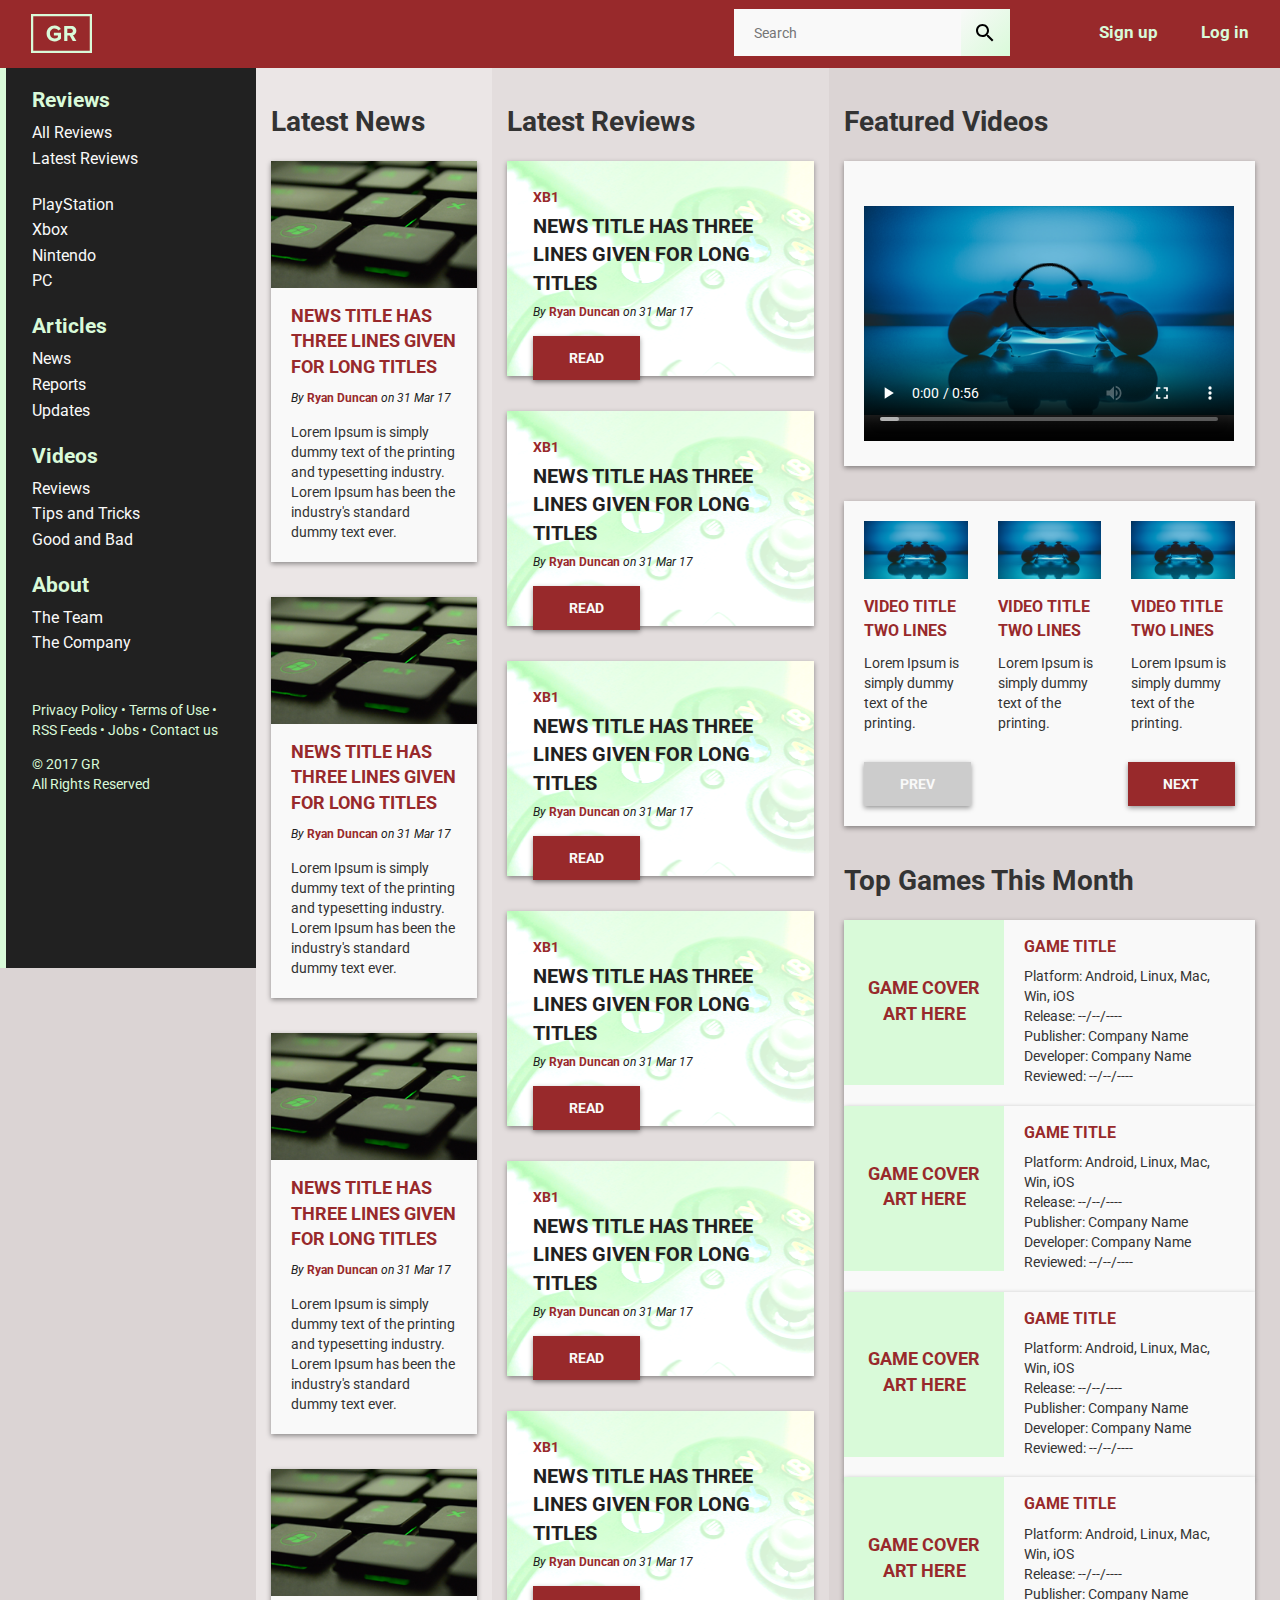
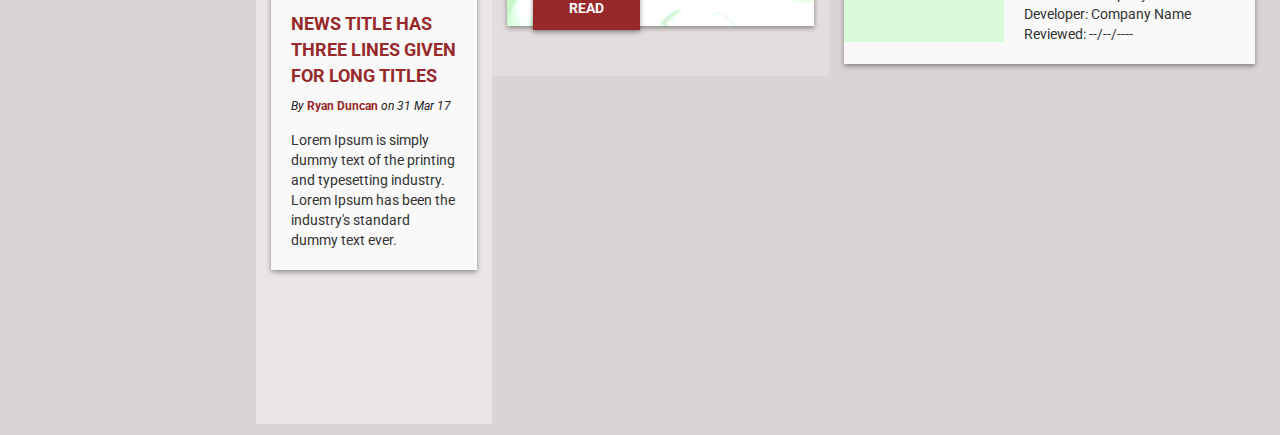
<file: index.html>
<!DOCTYPE html>
<html>
<head>
    <title>GR1</title>
    <!-- Meta -->
    <meta name="viewport" content="width=device-width, initial-scale=1.0">

    <!-- Stylesheets -->
    <link href="css/bootstrap.min.css" rel="stylesheet" media="screen">
    <link href="css/main.css" rel="stylesheet">
    <link href="https://fonts.googleapis.com/css?family=Roboto" rel="stylesheet">

      <script src="https://ajax.googleapis.com/ajax/libs/jquery/3.2.0/jquery.min.js"></script>

</head>
<body>

<div id="overlay">
	<div class="video-overlay">
		<div class="video-player">
			<video width="809" height="530" poster="img/thumb.png" controls><source src="img/vid.MP4" type="video/mp4">Your browser does not support the video tag.</video>
		</div>

		<div class="vid-sidebar">
			<button class="close">CLOSE</button>

				<div class="vid-title">
					<img src="img/vid-icons.png">
						<h1>VIDEO TITLE HERE</h1>
							<h3>By Ryan Duncan on 31 Mar 17</h3>
				</div>

				<div class="vid-desc">
					<p>Wonderful serenity has taken possession of my entire soul, like these sweet mornings of spring which I enjoy with my whole heart. I am alone, and feel the charm of existence in this spot.</p>
				</div>

				<div class="vid-comments-list">

				<div class="vid-comment">

					<img src="img/user-img.png">

					<h3>@USERNAME</h3>
					<h4>Last edited 15:36 on 31 Mar 2017</h4>

					<img style="float:right; height: 35px; margin-right:-10px; margin-top:-40px;"src="img/report.svg">

				</div>

				<div class="comment-details">

					<div class="reply-butt">

						<img src="img/reply.svg">

					</div>

					<p>Wonderful serenity has taken possession of my entire soul, like these sweet mornings of spring which I enjoy with my whole heart. I am alone, and feel the charm of existence in this spot.</p>

				</div>

				<div class="vid-comment">

					<img src="img/user-img.png">

					<h3>@USERNAME</h3>
					<h4>Last edited 15:36 on 31 Mar 2017</h4>

					<img style="float:right; height: 35px; margin-right:-10px; margin-top:-40px;"src="img/report.svg">

				</div>

				<div class="comment-details">

					<div class="reply-butt">

						<img src="img/reply.svg">

					</div>

					<p>Wonderful serenity has taken possession of my entire soul, like these sweet mornings of spring which I enjoy with my whole heart. I am alone, and feel the charm of existence in this spot.</p>

				</div>

				<div class="vid-comment">

					<img src="img/user-img.png">

					<h3>@USERNAME</h3>
					<h4>Last edited 15:36 on 31 Mar 2017</h4>

					<img style="float:right; height: 35px; margin-right:-10px; margin-top:-40px;"src="img/report.svg">

				</div>

				<div class="comment-details">

					<div class="reply-butt">

						<img src="img/reply.svg">

					</div>

					<p>Wonderful serenity has taken possession of my entire soul, like these sweet mornings of spring which I enjoy with my whole heart. I am alone, and feel the charm of existence in this spot.</p>

				</div>

				</div>
		</div>

		<div class="more-vids">

			<div class="col-md-4">
				<img src="img/thumb.png">
				<h3>VIDEO TITLE TWO LINES</h3>
				<p>Lorem Ipsum is simply dummy text of the printing.</p>
			</div>

			<div class="col-md-4">
				<img src="img/thumb.png">
				<h3>VIDEO TITLE TWO LINES</h3>
				<p>Lorem Ipsum is simply dummy text of the printing.</p>
				<button style="margin-left: 60px; margin-top: 20px;">LOAD MORE</button>
			</div>

			<div class="col-md-4">
				<img src="img/thumb.png">
				<h3>VIDEO TITLE TWO LINES</h3>
				<p>Lorem Ipsum is simply dummy text of the printing.</p>
			</div>

		</div>
	</div>
</div>

		<nav>

			<a href="index.html"><img src="img/logo.svg"></a>

			<ul>
				<li><a href="#">Sign up</a></li>
				<li><a href="login.html">Log in</a></li>
			</ul>

			<button><img src="img/search.svg"></button>
			<input type="search" placeholder="Search">

		</nav>

		<div class="vertical-menu">


			  <h2>Reviews</h2>
			  <a href="reviews.html">All Reviews</a>
			  <a href="reviews.html">Latest Reviews</a>
			  <br>
			  <a href="reviews.html">PlayStation</a>
			  <a href="reviews.html">Xbox</a>
			  <a href="reviews.html">Nintendo</a>
			  <a href="reviews.html">PC</a>

			  <h2>Articles</h2>
			  <a href="#" class="active">News</a>
			  <a href="#">Reports</a>
			  <a href="#">Updates</a>

			  <h2>Videos</h2>
			  <a href="#" class="active">Reviews</a>
			  <a href="#">Tips and Tricks</a>
			  <a href="#">Good and Bad</a>

			  <h2>About</h2>
			  <a href="#" class="active">The Team</a>
			  <a href="#">The Company</a>

			  <div class="mini-footer"><p>Privacy Policy &bull; Terms of Use &bull; RSS Feeds &bull; Jobs &bull; Contact us</p>


	<p>&copy; 2017 GR<br>
All Rights Reserved</p></div>

		</div>

<div class="section group">
	<div class="col span_1_of_3">
		<h1>
			Latest News
		</h1>
	<div class="card">
		<img src="img/newsimg.png">
		<h2>NEWS TITLE HAS THREE LINES GIVEN FOR LONG TITLES</h2>
		<h5>By <a href="#">Ryan Duncan</a> on 31 Mar 17</h5>
		<p>Lorem Ipsum is simply dummy text of the printing and typesetting industry. Lorem Ipsum has been the industry's standard dummy text ever.</p>
	</div>
	<div class="card">
		<img src="img/newsimg.png">
		<h2>NEWS TITLE HAS THREE LINES GIVEN FOR LONG TITLES</h2>
		<h5>By <a href="#">Ryan Duncan</a> on 31 Mar 17</h5>
		<p>Lorem Ipsum is simply dummy text of the printing and typesetting industry. Lorem Ipsum has been the industry's standard dummy text ever.</p>
	</div>
	<div class="card">
		<img src="img/newsimg.png">
		<h2>NEWS TITLE HAS THREE LINES GIVEN FOR LONG TITLES</h2>
		<h5>By <a href="#">Ryan Duncan</a> on 31 Mar 17</h5>
		<p>Lorem Ipsum is simply dummy text of the printing and typesetting industry. Lorem Ipsum has been the industry's standard dummy text ever.</p>
	</div>
	<div class="card">
		<img src="img/newsimg.png">
		<h2>NEWS TITLE HAS THREE LINES GIVEN FOR LONG TITLES</h2>
		<h5>By <a href="#">Ryan Duncan</a> on 31 Mar 17</h5>
		<p>Lorem Ipsum is simply dummy text of the printing and typesetting industry. Lorem Ipsum has been the industry's standard dummy text ever.</p>
	</div>
	</div>
	<div class="col span_2_of_3">
		<h1>Latest Reviews</h1>
		<div class="card">
			<h6>XB1</h6>
			<h2>NEWS TITLE HAS THREE LINES GIVEN FOR LONG TITLES</h2>
			<h5>By <a href="#">Ryan Duncan</a> on 31 Mar 17</h5>
			<a href="review.html"><button>READ</button></a>
		</div>
		<div class="card">
			<h6>XB1</h6>
			<h2>NEWS TITLE HAS THREE LINES GIVEN FOR LONG TITLES</h2>
			<h5>By <a href="#">Ryan Duncan</a> on 31 Mar 17</h5>
			<a href="review.html"><button>READ</button></a>
		</div>
		<div class="card">
			<h6>XB1</h6>
			<h2>NEWS TITLE HAS THREE LINES GIVEN FOR LONG TITLES</h2>
			<h5>By <a href="#">Ryan Duncan</a> on 31 Mar 17</h5>
			<a href="review.html"><button>READ</button></a>
		</div>
		<div class="card">
			<h6>XB1</h6>
			<h2>NEWS TITLE HAS THREE LINES GIVEN FOR LONG TITLES</h2>
			<h5>By <a href="#">Ryan Duncan</a> on 31 Mar 17</h5>
			<a href="review.html"><button>READ</button></a>
		</div>
		<div class="card">
			<h6>XB1</h6>
			<h2>NEWS TITLE HAS THREE LINES GIVEN FOR LONG TITLES</h2>
			<h5>By <a href="#">Ryan Duncan</a> on 31 Mar 17</h5>
			<a href="review.html"><button>READ</button></a>
		</div>
		<div class="card">
			<h6>XB1</h6>
			<h2>NEWS TITLE HAS THREE LINES GIVEN FOR LONG TITLES</h2>
			<h5>By <a href="#">Ryan Duncan</a> on 31 Mar 17</h5>
			<a href="review.html"><button>READ</button></a>
		</div>
	</div>
	<div class="col span_3_of_3">
		<h1>Featured Videos</h1>
		<div class="card">
			<video width="100%" height="260" poster="img/thumb.png" controls><source src="img/vid.MP4" type="video/mp4">Your browser does not support the video tag.</video>
			
		</div>
		<div class="card">
		<div class="row">
		<div class="thumbs">
			<div class="col-md-4">

			<div class="thumb-overlay">
				<img src="img/thumb.png">
				<h3>VIDEO TITLE TWO LINES</h3>
				<p>Lorem Ipsum is simply dummy text of the printing.</p>

			</div>
			</div>
						<div class="col-md-4">
							<div class="thumb-overlay">

				<img src="img/thumb.png">
				<h3>VIDEO TITLE TWO LINES</h3>
				<p>Lorem Ipsum is simply dummy text of the printing.</p>

			</div>
			</div>

			
			<div class="col-md-4">
			<div class="thumb-overlay">

				<img src="img/thumb.png">
				<h3>VIDEO TITLE TWO LINES</h3>
				<p>Lorem Ipsum is simply dummy text of the printing.</p>

			</div>
			</div>
			</div>
		</div>
		<div class="row">
			<div class="col-md-4">
			<button style="background-color: #ccc;">PREV</button>
			</div>
			<div class="col-md-4"></div>
			<div class="col-md-4">
			<button style="float:right;">NEXT</button>
			</div>
		</div>
		</div>
		<div>
		<div class="top-games">
			<h1>Top Games This Month</h1>
			<div class="card">
				<div class="placeholder"><h2>GAME COVER ART HERE</h2></div>
				<h3>GAME TITLE</h3>
				<p>Platform: Android, Linux, Mac, Win, iOS<br>
					Release: --/--/----<br>
					Publisher: Company Name<br>
					Developer: Company Name<br>
					Reviewed: --/--/----
				</p>
			</div>

						<div class="card">
				<div class="placeholder"><h2>GAME COVER ART HERE</h2></div>
				<h3>GAME TITLE</h3>
				<p>Platform: Android, Linux, Mac, Win, iOS<br>
					Release: --/--/----<br>
					Publisher: Company Name<br>
					Developer: Company Name<br>
					Reviewed: --/--/----
				</p>
			</div>

			<div class="card">
				<div class="placeholder"><h2>GAME COVER ART HERE</h2></div>
				<h3>GAME TITLE</h3>
				<p>Platform: Android, Linux, Mac, Win, iOS<br>
					Release: --/--/----<br>
					Publisher: Company Name<br>
					Developer: Company Name<br>
					Reviewed: --/--/----
				</p>
			</div>

			<div class="card">
				<div class="placeholder"><h2>GAME COVER ART HERE</h2></div>
				<h3>GAME TITLE</h3>
				<p>Platform: Android, Linux, Mac, Win, iOS<br>
					Release: --/--/----<br>
					Publisher: Company Name<br>
					Developer: Company Name<br>
					Reviewed: --/--/----
				</p>
			</div>
		</div>
		</div>

	</div>
</div>

<script>
$(document).ready(function(){
$(".thumb-overlay").on('click', function(){ 
    $("#overlay").show();
});
});

$(document).ready(function(){
$(".close").on('click', function(){ 
    $("#overlay").hide();
});
});
</script>

	</body>
</html>
</file>
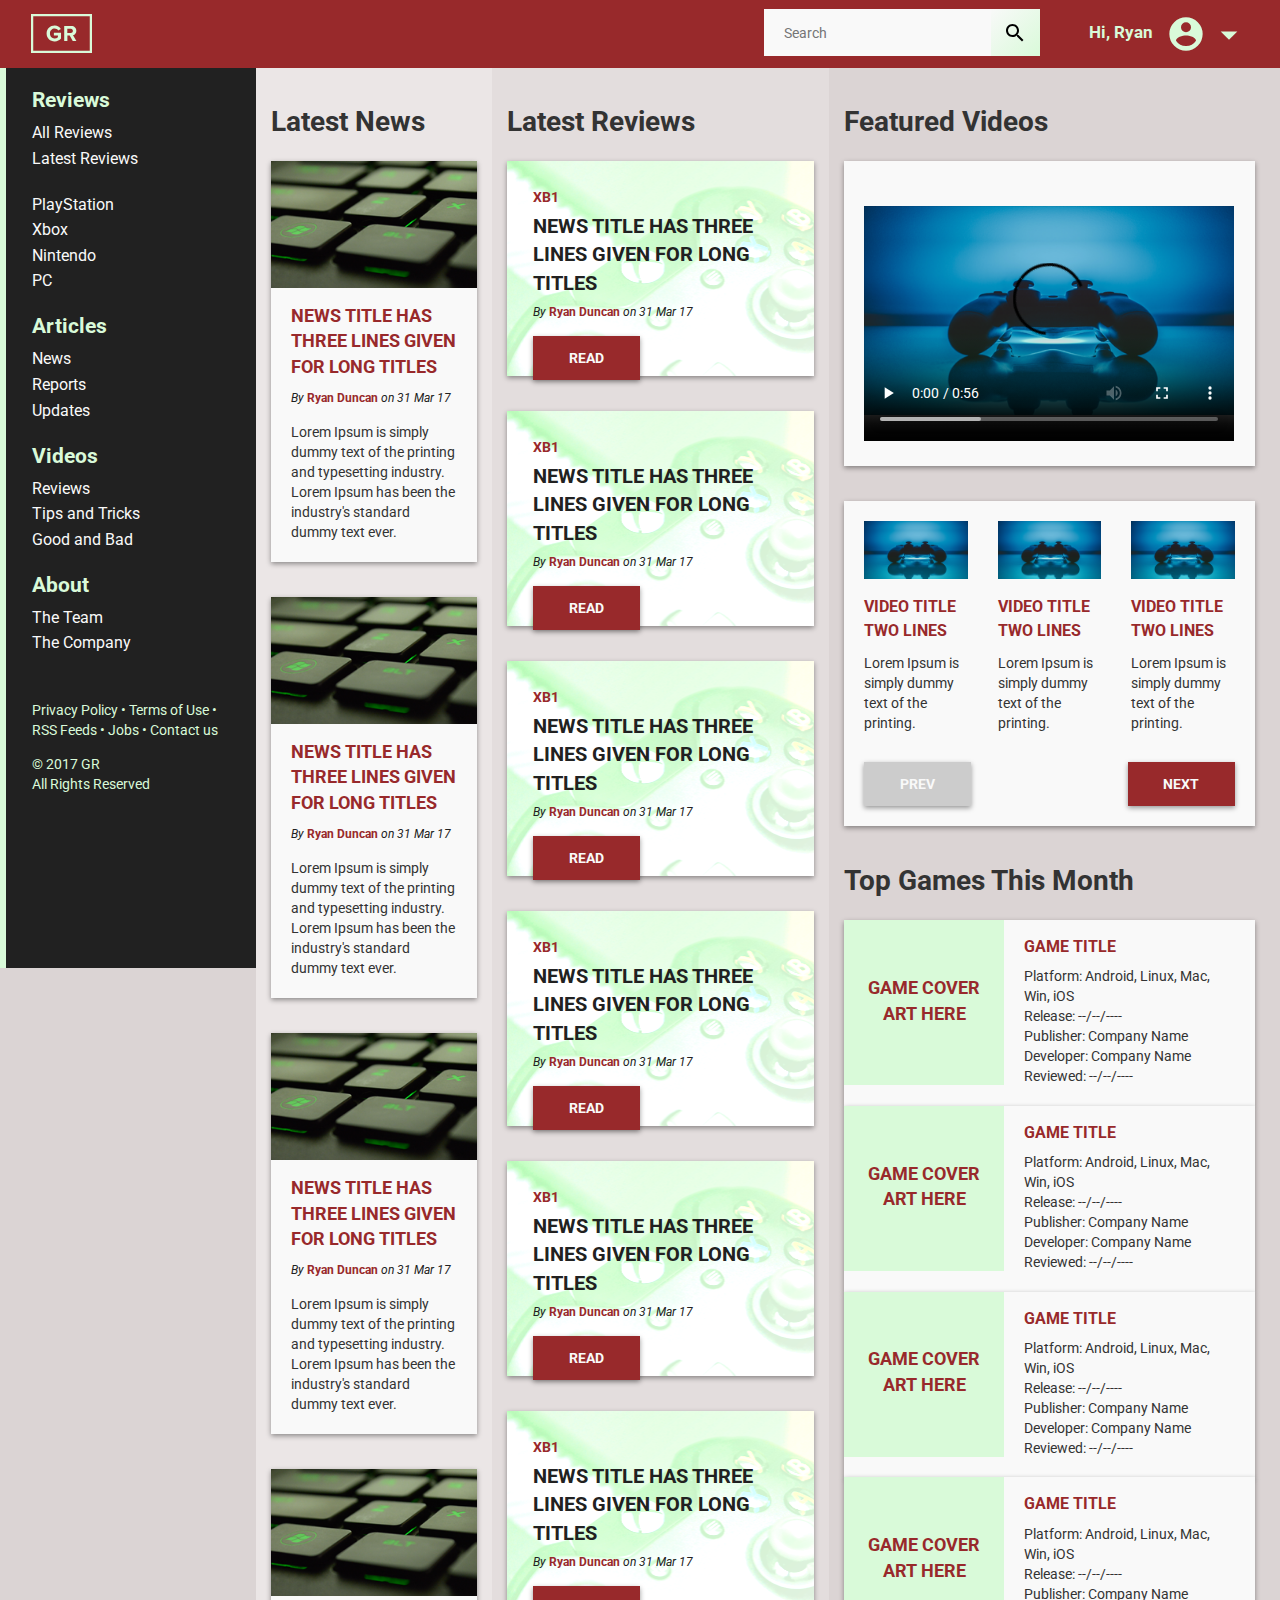
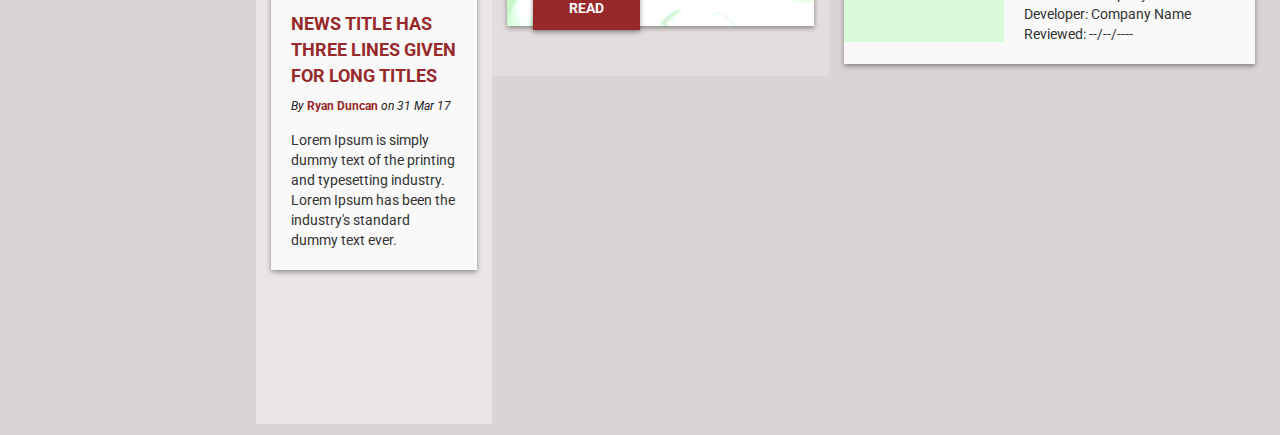
<file: login.html>
<!DOCTYPE html>
<html>
<head>
    <title>GR1</title>
    <!-- Meta -->
    <meta name="viewport" content="width=device-width, initial-scale=1.0">

    <!-- Stylesheets -->
    <link href="css/bootstrap.min.css" rel="stylesheet" media="screen">
    <link href="css/main.css" rel="stylesheet">
    <link href="https://fonts.googleapis.com/css?family=Roboto" rel="stylesheet">

      <script src="https://ajax.googleapis.com/ajax/libs/jquery/3.2.0/jquery.min.js"></script>

</head>
<body>

<div id="overlay">
	<div class="video-overlay">
		<div class="video-player">
			<video width="809" height="530" poster="img/thumb.png" controls><source src="img/vid.MP4" type="video/mp4">Your browser does not support the video tag.</video>
		</div>

		<div class="vid-sidebar">
			<button class="close">CLOSE</button>

				<div class="vid-title">
					<img src="img/vid-icons.png">
						<h1>VIDEO TITLE HERE</h1>
							<h3>By Ryan Duncan on 31 Mar 17</h3>
				</div>

				<div class="vid-desc">
					<p>Wonderful serenity has taken possession of my entire soul, like these sweet mornings of spring which I enjoy with my whole heart. I am alone, and feel the charm of existence in this spot.</p>
				</div>

				<div class="vid-comments-list">

				<div class="vid-comment">

					<img src="img/user-img.png">

					<h3>@USERNAME</h3>
					<h4>Last edited 15:36 on 31 Mar 2017</h4>

					<img style="float:right; height: 35px; margin-right:-10px; margin-top:-40px;"src="img/report.svg">

				</div>

				<div class="comment-details">

					<div class="reply-butt">

						<img src="img/reply.svg">

					</div>

					<p>Wonderful serenity has taken possession of my entire soul, like these sweet mornings of spring which I enjoy with my whole heart. I am alone, and feel the charm of existence in this spot.</p>

				</div>

				<div class="vid-comment">

					<img src="img/user-img.png">

					<h3>@USERNAME</h3>
					<h4>Last edited 15:36 on 31 Mar 2017</h4>

					<img style="float:right; height: 35px; margin-right:-10px; margin-top:-40px;"src="img/report.svg">

				</div>

				<div class="comment-details">

					<div class="reply-butt">

						<img src="img/reply.svg">

					</div>

					<p>Wonderful serenity has taken possession of my entire soul, like these sweet mornings of spring which I enjoy with my whole heart. I am alone, and feel the charm of existence in this spot.</p>

				</div>

				<div class="vid-comment">

					<img src="img/user-img.png">

					<h3>@USERNAME</h3>
					<h4>Last edited 15:36 on 31 Mar 2017</h4>

					<img style="float:right; height: 35px; margin-right:-10px; margin-top:-40px;"src="img/report.svg">

				</div>

				<div class="comment-details">

					<div class="reply-butt">

						<img src="img/reply.svg">

					</div>

					<p>Wonderful serenity has taken possession of my entire soul, like these sweet mornings of spring which I enjoy with my whole heart. I am alone, and feel the charm of existence in this spot.</p>

				</div>

				</div>
		</div>

		<div class="more-vids">

			<div class="col-md-4">
				<img src="img/thumb.png">
				<h3>VIDEO TITLE TWO LINES</h3>
				<p>Lorem Ipsum is simply dummy text of the printing.</p>
			</div>

			<div class="col-md-4">
				<img src="img/thumb.png">
				<h3>VIDEO TITLE TWO LINES</h3>
				<p>Lorem Ipsum is simply dummy text of the printing.</p>
				<button style="margin-left: 60px; margin-top: 20px;">LOAD MORE</button>
			</div>

			<div class="col-md-4">
				<img src="img/thumb.png">
				<h3>VIDEO TITLE TWO LINES</h3>
				<p>Lorem Ipsum is simply dummy text of the printing.</p>
			</div>

		</div>
	</div>
</div>

		<nav>

			<a href="index.html"><img src="img/logo.svg"></a>

			<div class="user">
				<a href="profile.html">Hi, Ryan</a>
				<img src="img/user.svg">
				<img style="margin-left:0;" src="img/down.svg">
			</div>

			<button><img src="img/search.svg"></button>
			<input type="search" placeholder="Search">

		</nav>

		<div class="vertical-menu">


			  <h2>Reviews</h2>
			  <a href="reviews.html">All Reviews</a>
			  <a href="reviews.html">Latest Reviews</a>
			  <br>
			  <a href="reviews.html">PlayStation</a>
			  <a href="reviews.html">Xbox</a>
			  <a href="reviews.html">Nintendo</a>
			  <a href="reviews.html">PC</a>

			  <h2>Articles</h2>
			  <a href="#" class="active">News</a>
			  <a href="#">Reports</a>
			  <a href="#">Updates</a>

			  <h2>Videos</h2>
			  <a href="#" class="active">Reviews</a>
			  <a href="#">Tips and Tricks</a>
			  <a href="#">Good and Bad</a>

			  <h2>About</h2>
			  <a href="#" class="active">The Team</a>
			  <a href="#">The Company</a>

			  <div class="mini-footer"><p>Privacy Policy &bull; Terms of Use &bull; RSS Feeds &bull; Jobs &bull; Contact us</p>


	<p>&copy; 2017 GR<br>
All Rights Reserved</p></div>

		</div>

<div class="section group">
	<div class="col span_1_of_3">
	<h1>Latest News</h1>
	<div class="card">
		<img src="img/newsimg.png">
		<h2>NEWS TITLE HAS THREE LINES GIVEN FOR LONG TITLES</h2>
		<h5>By <a href="#">Ryan Duncan</a> on 31 Mar 17</h5>
		<p>Lorem Ipsum is simply dummy text of the printing and typesetting industry. Lorem Ipsum has been the industry's standard dummy text ever.</p>
	</div>
	<div class="card">
		<img src="img/newsimg.png">
		<h2>NEWS TITLE HAS THREE LINES GIVEN FOR LONG TITLES</h2>
		<h5>By <a href="#">Ryan Duncan</a> on 31 Mar 17</h5>
		<p>Lorem Ipsum is simply dummy text of the printing and typesetting industry. Lorem Ipsum has been the industry's standard dummy text ever.</p>
	</div>
	<div class="card">
		<img src="img/newsimg.png">
		<h2>NEWS TITLE HAS THREE LINES GIVEN FOR LONG TITLES</h2>
		<h5>By <a href="#">Ryan Duncan</a> on 31 Mar 17</h5>
		<p>Lorem Ipsum is simply dummy text of the printing and typesetting industry. Lorem Ipsum has been the industry's standard dummy text ever.</p>
	</div>
	<div class="card">
		<img src="img/newsimg.png">
		<h2>NEWS TITLE HAS THREE LINES GIVEN FOR LONG TITLES</h2>
		<h5>By <a href="#">Ryan Duncan</a> on 31 Mar 17</h5>
		<p>Lorem Ipsum is simply dummy text of the printing and typesetting industry. Lorem Ipsum has been the industry's standard dummy text ever.</p>
	</div>
	</div>
	<div class="col span_2_of_3">
		<h1>Latest Reviews</h1>
		<div class="card">
			<h6>XB1</h6>
			<h2>NEWS TITLE HAS THREE LINES GIVEN FOR LONG TITLES</h2>
			<h5>By <a href="#">Ryan Duncan</a> on 31 Mar 17</h5>
			<a href="review.html"><button>READ</button></a>
		</div>
		<div class="card">
			<h6>XB1</h6>
			<h2>NEWS TITLE HAS THREE LINES GIVEN FOR LONG TITLES</h2>
			<h5>By <a href="#">Ryan Duncan</a> on 31 Mar 17</h5>
			<a href="review.html"><button>READ</button></a>
		</div>
		<div class="card">
			<h6>XB1</h6>
			<h2>NEWS TITLE HAS THREE LINES GIVEN FOR LONG TITLES</h2>
			<h5>By <a href="#">Ryan Duncan</a> on 31 Mar 17</h5>
			<a href="review.html"><button>READ</button></a>
		</div>
		<div class="card">
			<h6>XB1</h6>
			<h2>NEWS TITLE HAS THREE LINES GIVEN FOR LONG TITLES</h2>
			<h5>By <a href="#">Ryan Duncan</a> on 31 Mar 17</h5>
			<a href="review.html"><button>READ</button></a>
		</div>
		<div class="card">
			<h6>XB1</h6>
			<h2>NEWS TITLE HAS THREE LINES GIVEN FOR LONG TITLES</h2>
			<h5>By <a href="#">Ryan Duncan</a> on 31 Mar 17</h5>
			<a href="review.html"><button>READ</button></a>
		</div>
		<div class="card">
			<h6>XB1</h6>
			<h2>NEWS TITLE HAS THREE LINES GIVEN FOR LONG TITLES</h2>
			<h5>By <a href="#">Ryan Duncan</a> on 31 Mar 17</h5>
			<a href="review.html"><button>READ</button></a>
		</div>
	</div>
	<div class="col span_3_of_3">
		<h1>Featured Videos</h1>
		<div class="card">
			<video width="100%" height="260" poster="img/thumb.png" controls><source src="img/vid.MP4" type="video/mp4">Your browser does not support the video tag.</video>
			
		</div>
		<div class="card">
		<div class="row">
		<div class="thumbs">
			<div class="col-md-4">

				<img src="img/thumb.png">
				<h3>VIDEO TITLE TWO LINES</h3>
				<p>Lorem Ipsum is simply dummy text of the printing.</p>

			</div>

						<div class="col-md-4">

				<img src="img/thumb.png">
				<h3>VIDEO TITLE TWO LINES</h3>
				<p>Lorem Ipsum is simply dummy text of the printing.</p>

			</div>

						<div class="col-md-4">

				<img src="img/thumb.png">
				<h3>VIDEO TITLE TWO LINES</h3>
				<p>Lorem Ipsum is simply dummy text of the printing.</p>

			</div>
			</div>
		</div>
		<div class="row">
			<div class="col-md-4">
			<button style="background-color: #ccc;">PREV</button>
			</div>
			<div class="col-md-4"></div>
			<div class="col-md-4">
			<button style="float:right;">NEXT</button>
			</div>
		</div>
		</div>
		<div>
		<div class="top-games">
			<h1>Top Games This Month</h1>
			<div class="card">
				<div class="placeholder"><h2>GAME COVER ART HERE</h2></div>
				<h3>GAME TITLE</h3>
				<p>Platform: Android, Linux, Mac, Win, iOS<br>
					Release: --/--/----<br>
					Publisher: Company Name<br>
					Developer: Company Name<br>
					Reviewed: --/--/----
				</p>
			</div>

						<div class="card">
				<div class="placeholder"><h2>GAME COVER ART HERE</h2></div>
				<h3>GAME TITLE</h3>
				<p>Platform: Android, Linux, Mac, Win, iOS<br>
					Release: --/--/----<br>
					Publisher: Company Name<br>
					Developer: Company Name<br>
					Reviewed: --/--/----
				</p>
			</div>

			<div class="card">
				<div class="placeholder"><h2>GAME COVER ART HERE</h2></div>
				<h3>GAME TITLE</h3>
				<p>Platform: Android, Linux, Mac, Win, iOS<br>
					Release: --/--/----<br>
					Publisher: Company Name<br>
					Developer: Company Name<br>
					Reviewed: --/--/----
				</p>
			</div>

			<div class="card">
				<div class="placeholder"><h2>GAME COVER ART HERE</h2></div>
				<h3>GAME TITLE</h3>
				<p>Platform: Android, Linux, Mac, Win, iOS<br>
					Release: --/--/----<br>
					Publisher: Company Name<br>
					Developer: Company Name<br>
					Reviewed: --/--/----
				</p>
			</div>
		</div>
		</div>

	</div>
</div>

<script>
$(document).ready(function(){
$(".thumb-overlay").on('click', function(){ 
    $("#overlay").show();
});
});

$(document).ready(function(){
$(".close").on('click', function(){ 
    $("#overlay").hide();
});
});
</script>

	</body>
</html>
</file>
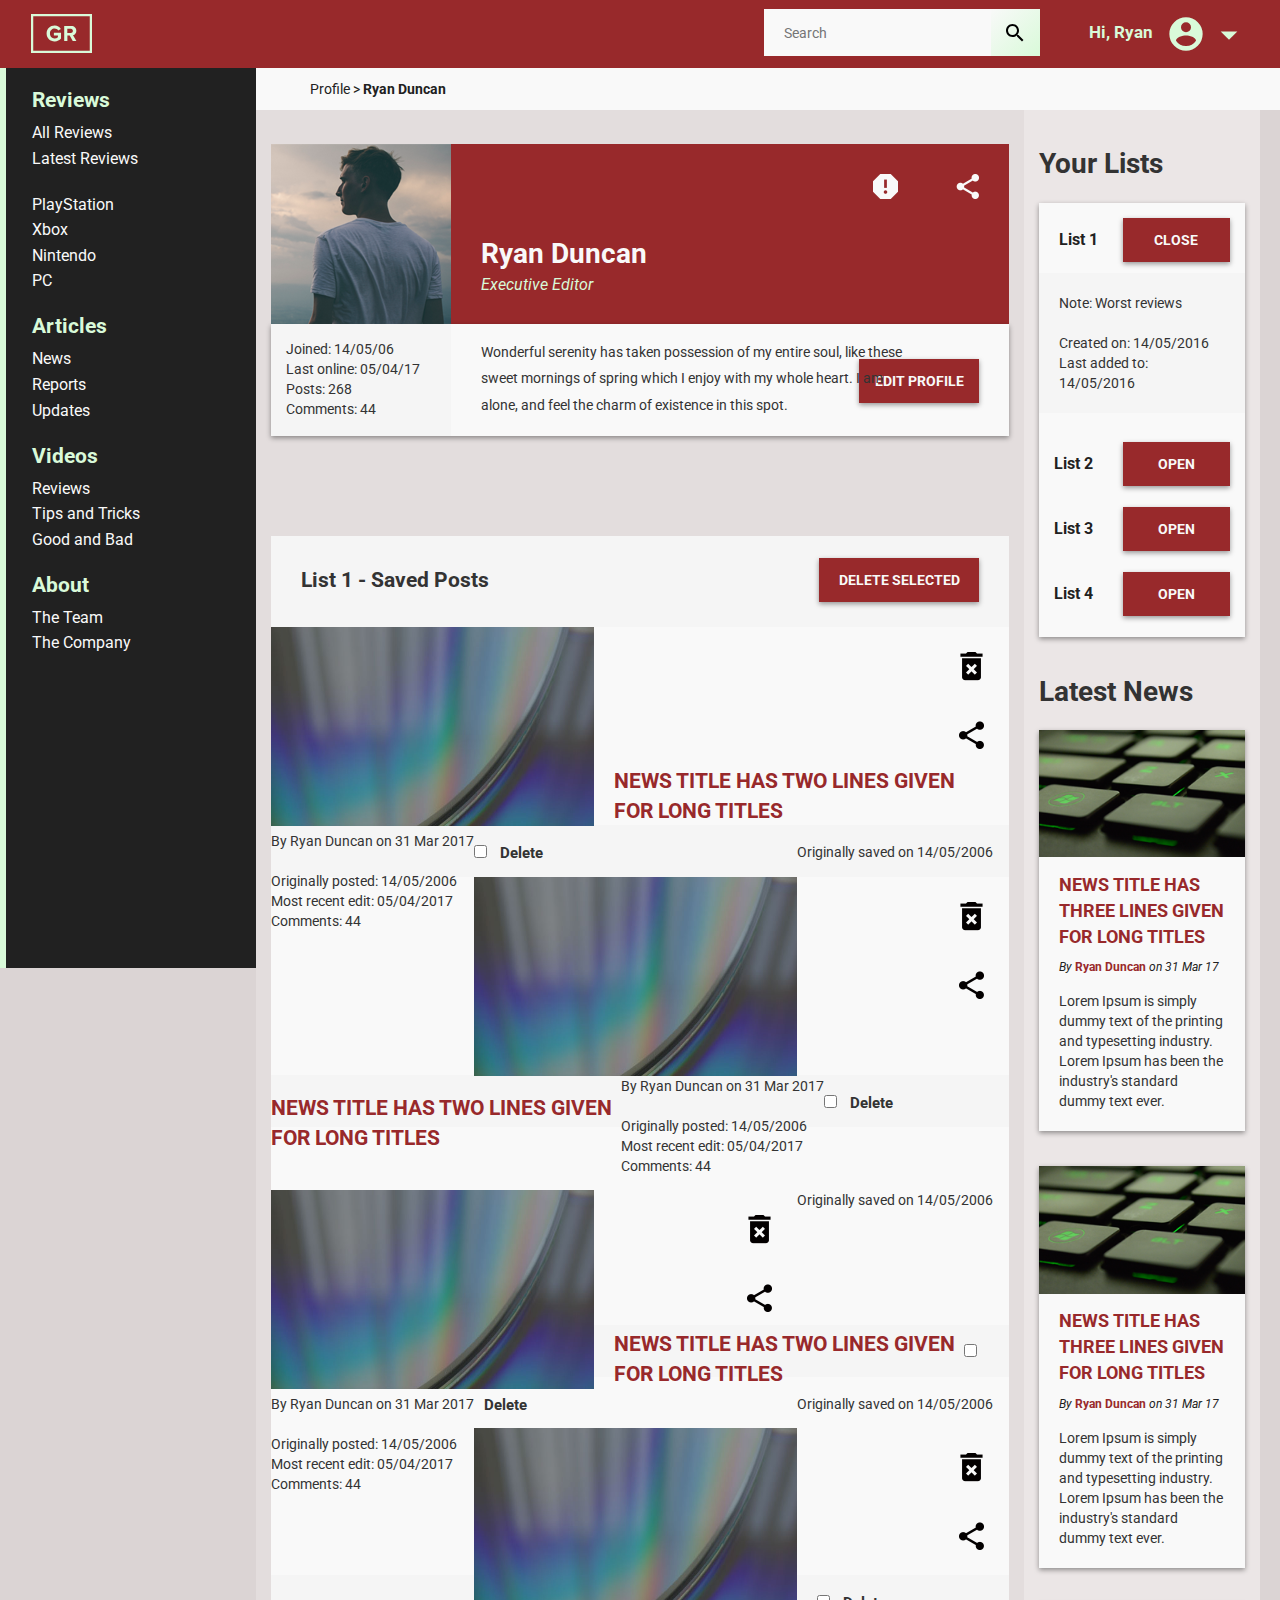
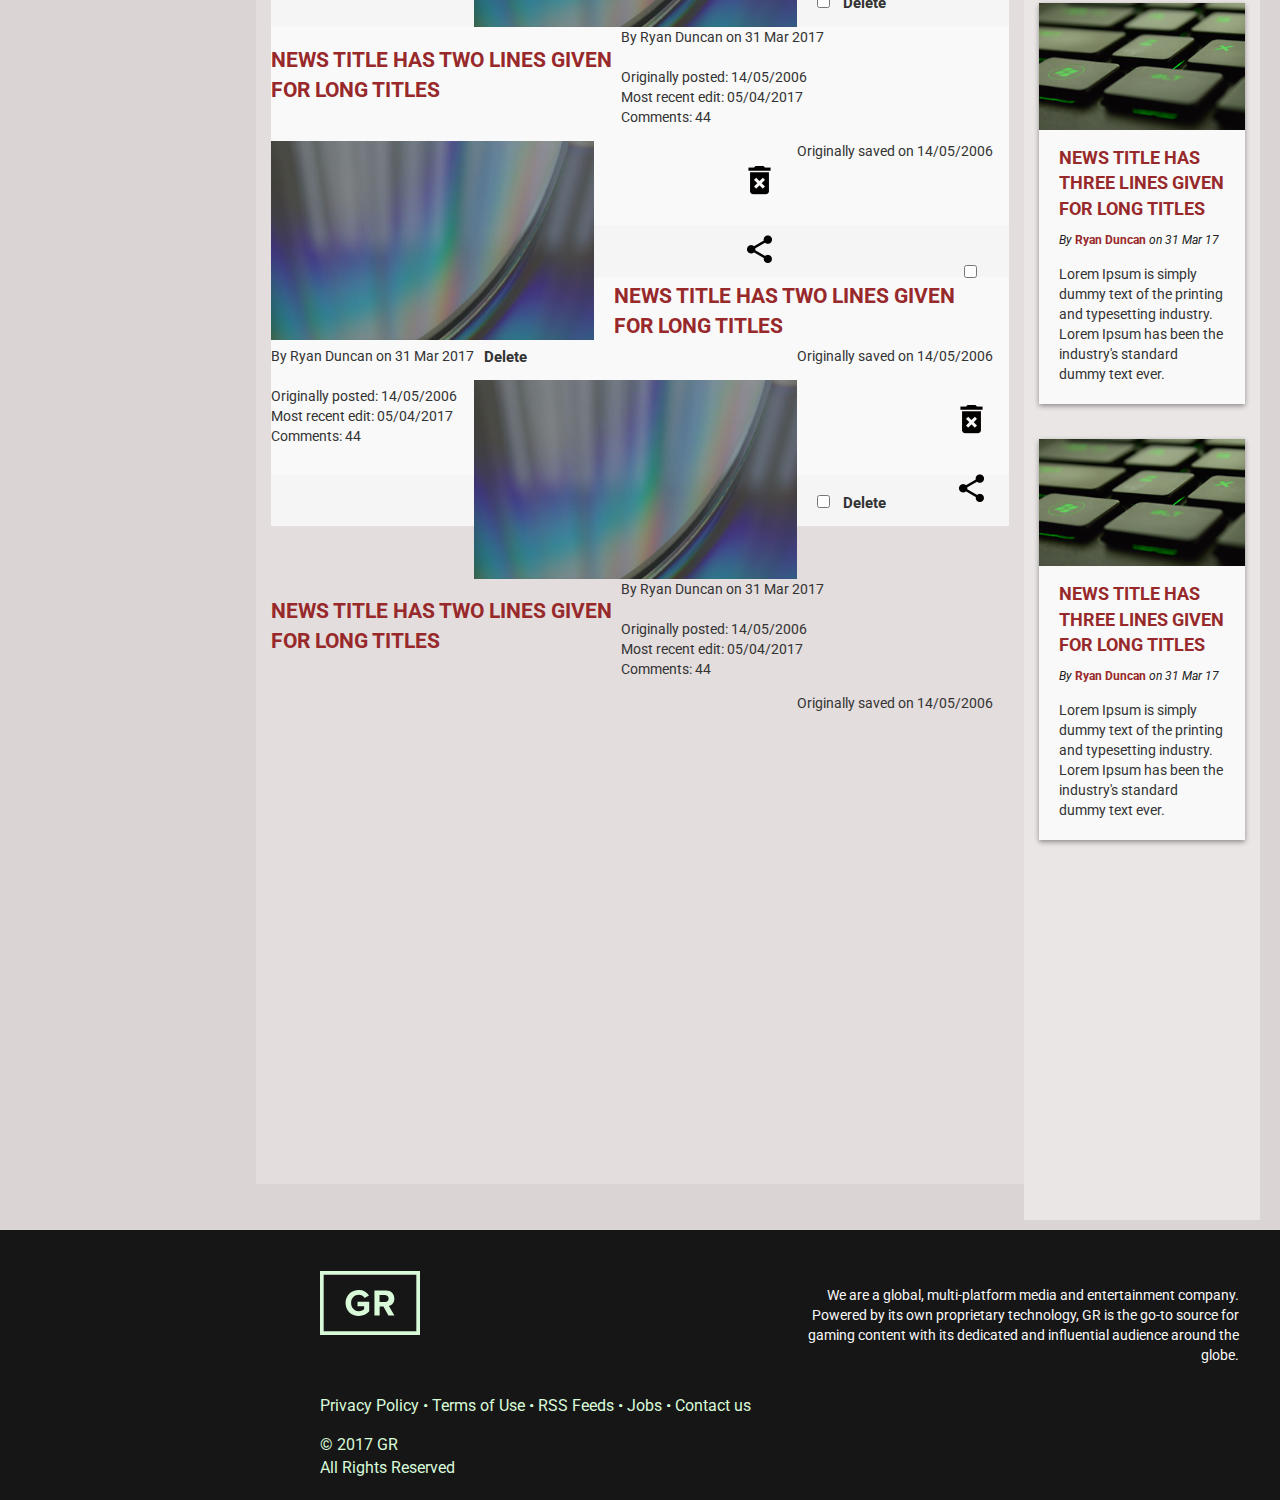
<file: profile.html>
<!DOCTYPE html>
<html>
<head>
    <title>GR1</title>
    <!-- Meta -->
    <meta name="viewport" content="width=device-width, initial-scale=1.0">

    <!-- Stylesheets -->
    <link href="css/bootstrap.min.css" rel="stylesheet" media="screen">
    <link href="css/main.css" rel="stylesheet">
    <link href="https://fonts.googleapis.com/css?family=Roboto:300,400" rel="stylesheet">

</head>
<body>

		<nav>

			<a href="index.html"><img src="img/logo.svg"></a>

			<div class="user">
				<a href="profile.html">Hi, Ryan</a>
				<img src="img/user.svg">
				<img style="margin-left:0;" src="img/down.svg">
			</div>

			<button><img src="img/search.svg"></button>
			<input type="search" placeholder="Search">

		</nav>

		<div class="vertical-menu">


			  <h2>Reviews</h2>
			  <a href="reviews.html">All Reviews</a>
			  <a href="reviews.html">Latest Reviews</a>
			  <br>
			  <a href="reviews.html">PlayStation</a>
			  <a href="reviews.html">Xbox</a>
			  <a href="reviews.html">Nintendo</a>
			  <a href="reviews.html">PC</a>

			  <h2>Articles</h2>
			  <a href="#" class="active">News</a>
			  <a href="#">Reports</a>
			  <a href="#">Updates</a>

			  <h2>Videos</h2>
			  <a href="#" class="active">Reviews</a>
			  <a href="#">Tips and Tricks</a>
			  <a href="#">Good and Bad</a>

			  <h2>About</h2>
			  <a href="#" class="active">The Team</a>
			  <a href="#">The Company</a>

		</div>

<div class="breadcrumbs">
	<p>Profile > <strong>Ryan Duncan</strong></p>
</div>

<div class="section group">
	<div class="col rev_span_2_of_2">

			<div style="margin-top:0;" class="reviewer-top">
		<img style="float:right; margin: 30px;" src="img/report.png">
			<div class="user-img"></div>
			<div class="user-info">
			<h1>Ryan Duncan</h1>
			<h3>Executive Editor</h3>
			</div>

		</div>
		<div class="reviewer-bottom">
			<div class="user-details">
				<p>Joined: 14/05/06<br>
					Last online: 05/04/17<br>
					Posts: 268<br>
					Comments: 44
				</p>
			</div>

			<div class="user-about">

			<p>Wonderful serenity has taken possession of my entire soul, like these sweet mornings of spring which I enjoy with my whole heart. I am alone, and feel the charm of existence in this spot.</p>

			<button style="width: 120px; float:right; margin-top: -60px; margin-right: 15px;">EDIT PROFILE</button>

			</div>
		</div>

		<div class="lists">

		<div class="list-top">

		<h2 style="float:left;">List 1 - Saved Posts</h2>

		<button style="float:right; width:160px; margin-top:10px;">DELETE SELECTED</button>

		</div>

		</div>

		<div class="list-item">
			<img style="margin-right:20px;" src="img/placeholder-lrg.jpg">
			<div class="list-top-details">

			<img style="float:right; height:97px; width:25px; margin-top: 25px; margin-right: 25px;" src="img/list-icons.png">

				<h2>NEWS TITLE HAS TWO LINES GIVEN FOR LONG TITLES</h2>

				<p>By Ryan Duncan on 31 Mar 2017<br><br>
				Originally posted: 14/05/2006<br>
					Most recent edit: 05/04/2017<br>
					Comments: 44</p>

			</div>
		</div>

		<div class="list-item-bottom">

			<input name="delete_selection" value="delete" type="checkbox">
			<span>Delete</span>
			<p>Originally saved on 14/05/2006</p>

		</div>

		<div class="list-item">
			<img style="margin-right:20px;" src="img/placeholder-lrg.jpg">
			<div class="list-top-details">

		<img style="float:right; height:97px; width:25px; margin-top: 25px; margin-right: 25px;" src="img/list-icons.png">

				<h2>NEWS TITLE HAS TWO LINES GIVEN FOR LONG TITLES</h2>

				<p>By Ryan Duncan on 31 Mar 2017<br><br>
				Originally posted: 14/05/2006<br>
					Most recent edit: 05/04/2017<br>
					Comments: 44</p>

			</div>
		</div>

		<div class="list-item-bottom">

			<input name="delete_selection" value="delete" type="checkbox">
			<span>Delete</span>
			<p>Originally saved on 14/05/2006</p>


		</div>

		<div class="list-item">
			<img style="margin-right:20px;" src="img/placeholder-lrg.jpg">
			<div class="list-top-details">

				<img style="float:right; height:97px; width:25px; margin-top: 25px; margin-right: 25px;" src="img/list-icons.png">

				<h2>NEWS TITLE HAS TWO LINES GIVEN FOR LONG TITLES</h2>

				<p>By Ryan Duncan on 31 Mar 2017<br><br>
				Originally posted: 14/05/2006<br>
					Most recent edit: 05/04/2017<br>
					Comments: 44</p>

			</div>
		</div>

		<div class="list-item-bottom">

			<input name="delete_selection" value="delete" type="checkbox">
			<span>Delete</span>
			<p>Originally saved on 14/05/2006</p>


		</div>

		<div class="list-item">
			<img style="margin-right:20px;" src="img/placeholder-lrg.jpg">
			<div class="list-top-details">

				<img style="float:right; height:97px; width:25px; margin-top: 25px; margin-right: 25px;" src="img/list-icons.png">

				<h2>NEWS TITLE HAS TWO LINES GIVEN FOR LONG TITLES</h2>

				<p>By Ryan Duncan on 31 Mar 2017<br><br>
				Originally posted: 14/05/2006<br>
					Most recent edit: 05/04/2017<br>
					Comments: 44</p>

			</div>
		</div>

		<div class="list-item-bottom">

			<input name="delete_selection" value="delete" type="checkbox">
			<span>Delete</span>
			<p>Originally saved on 14/05/2006</p>


		</div>

		<div class="list-item">
			<img style="margin-right:20px;" src="img/placeholder-lrg.jpg">
			<div class="list-top-details">

			<img style="float:right; height:97px; width:25px; margin-top: 25px; margin-right: 25px;" src="img/list-icons.png">

				<h2>NEWS TITLE HAS TWO LINES GIVEN FOR LONG TITLES</h2>

				<p>By Ryan Duncan on 31 Mar 2017<br><br>
				Originally posted: 14/05/2006<br>
					Most recent edit: 05/04/2017<br>
					Comments: 44</p>

			</div>
		</div>

		<div class="list-item-bottom">

			<input name="delete_selection" value="delete" type="checkbox">
			<span>Delete</span>
			<p>Originally saved on 14/05/2006</p>


		</div>

		<div class="list-item">
			<img style="margin-right:20px;" src="img/placeholder-lrg.jpg">
			<div class="list-top-details">

			<img style="float:right; height:97px; width:25px; margin-top: 25px; margin-right: 25px;" src="img/list-icons.png">

				<h2>NEWS TITLE HAS TWO LINES GIVEN FOR LONG TITLES</h2>

				<p>By Ryan Duncan on 31 Mar 2017<br><br>
				Originally posted: 14/05/2006<br>
					Most recent edit: 05/04/2017<br>
					Comments: 44</p>

			</div>
		</div>

		<div style="margin-bottom: 643px;" class="list-item-bottom">

			<input name="delete_selection" value="delete" type="checkbox">
			<span>Delete</span>
			<p>Originally saved on 14/05/2006</p>


		</div>

	</div>
	<div class="col rev_span_1_of_2">

	<h1>Your Lists</h1>

	<div class="your-list">

	<div class="card">

		<div class="list-header">

		<h3 style="float:left; margin-top:10px; margin-left: 5px;">List 1</h3>
		<button style="float:right;">CLOSE</button>

		</div>

		<div class="list-inner">

		<p>Note: Worst reviews<br><br>

Created on: 14/05/2016<br>
Last added to: 14/05/2016</p>


		</div>

		<div class="more-lists">

				<div class="lone-list">

					<h3 style="float:left; margin-top:10px;">List 2</h3><button style="float:right;">OPEN</button>

				</div>

				<div class="lone-list">

					<h3 style="float:left; margin-top:10px;">List 3</h3><button style="float:right;">OPEN</button>

				</div>

				<div class="lone-list">

					<h3 style="float:left; margin-top:10px;">List 4</h3><button style="float:right;">OPEN</button>

				</div>



		</div>

	</div>

	</div>


			<h1>Latest News</h1>
	<div class="card">
		<img src="img/newsimg.png">
		<h2>NEWS TITLE HAS THREE LINES GIVEN FOR LONG TITLES</h2>
		<h5>By <a href="#">Ryan Duncan</a> on 31 Mar 17</h5>
		<p>Lorem Ipsum is simply dummy text of the printing and typesetting industry. Lorem Ipsum has been the industry's standard dummy text ever.</p>
	</div>
	<div class="card">
		<img src="img/newsimg.png">
		<h2>NEWS TITLE HAS THREE LINES GIVEN FOR LONG TITLES</h2>
		<h5>By <a href="#">Ryan Duncan</a> on 31 Mar 17</h5>
		<p>Lorem Ipsum is simply dummy text of the printing and typesetting industry. Lorem Ipsum has been the industry's standard dummy text ever.</p>
	</div>
	<div class="card">
		<img src="img/newsimg.png">
		<h2>NEWS TITLE HAS THREE LINES GIVEN FOR LONG TITLES</h2>
		<h5>By <a href="#">Ryan Duncan</a> on 31 Mar 17</h5>
		<p>Lorem Ipsum is simply dummy text of the printing and typesetting industry. Lorem Ipsum has been the industry's standard dummy text ever.</p>
	</div>
	<div style="margin-bottom: 365px;" class="card">
		<img src="img/newsimg.png">
		<h2>NEWS TITLE HAS THREE LINES GIVEN FOR LONG TITLES</h2>
		<h5>By <a href="#">Ryan Duncan</a> on 31 Mar 17</h5>
		<p>Lorem Ipsum is simply dummy text of the printing and typesetting industry. Lorem Ipsum has been the industry's standard dummy text ever.</p>
	</div>


	</div>
</div>

<footer>

<div class="row">

<div class="col-md-6">

	<img src="img/logo.svg">

</div>

<div class="col-md-6">

	<p style="text-align:right; font-size: 14px; color: #f9f9f9;">We are a global, multi-platform media and entertainment company. Powered by its own proprietary technology, GR is the go-to source for gaming content with its dedicated and influential audience around the globe.</p>

</div>

</div>

<div class="row">

<div class="col-md-12">

<p>Privacy Policy &bull; Terms of Use &bull; RSS Feeds &bull; Jobs &bull; Contact us</p>


<p>&copy; 2017 GR<br>
All Rights Reserved</p>

</div>

</div>

</footer>



	</body>
</html>
</file>
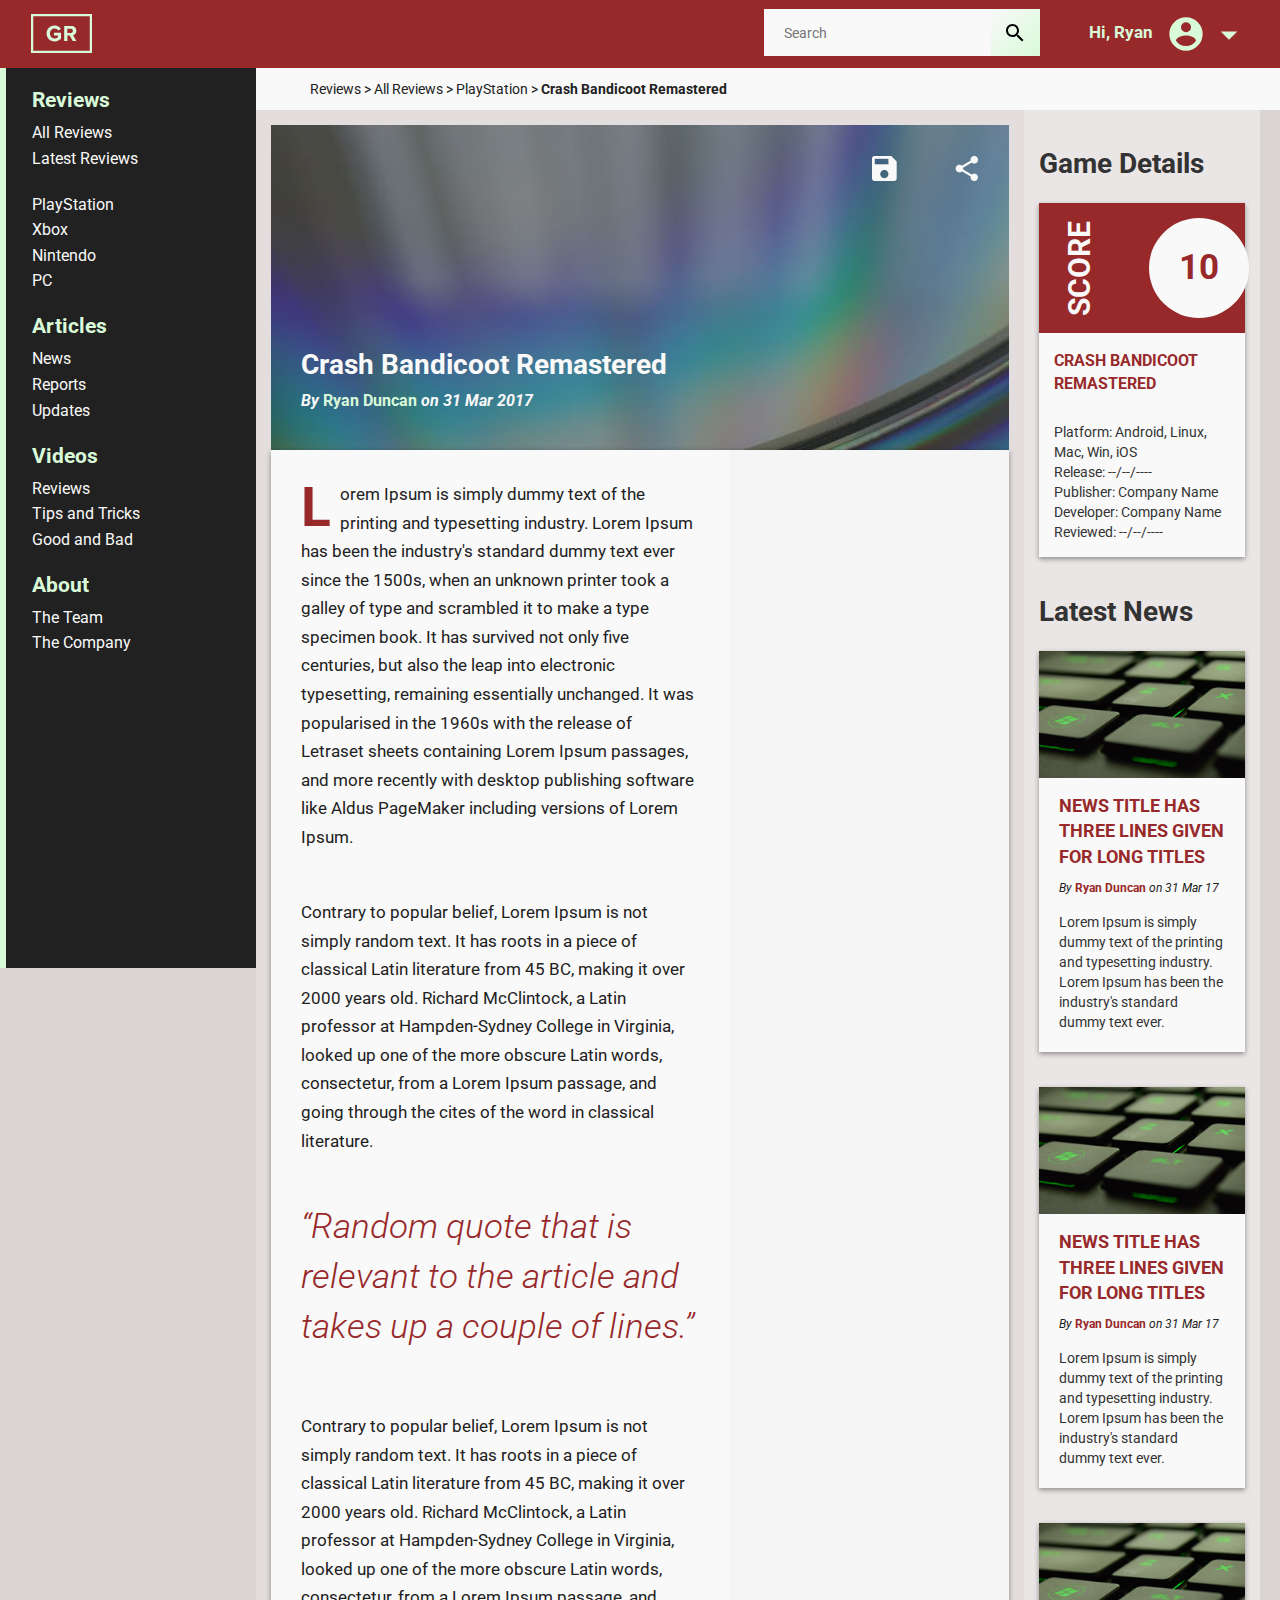
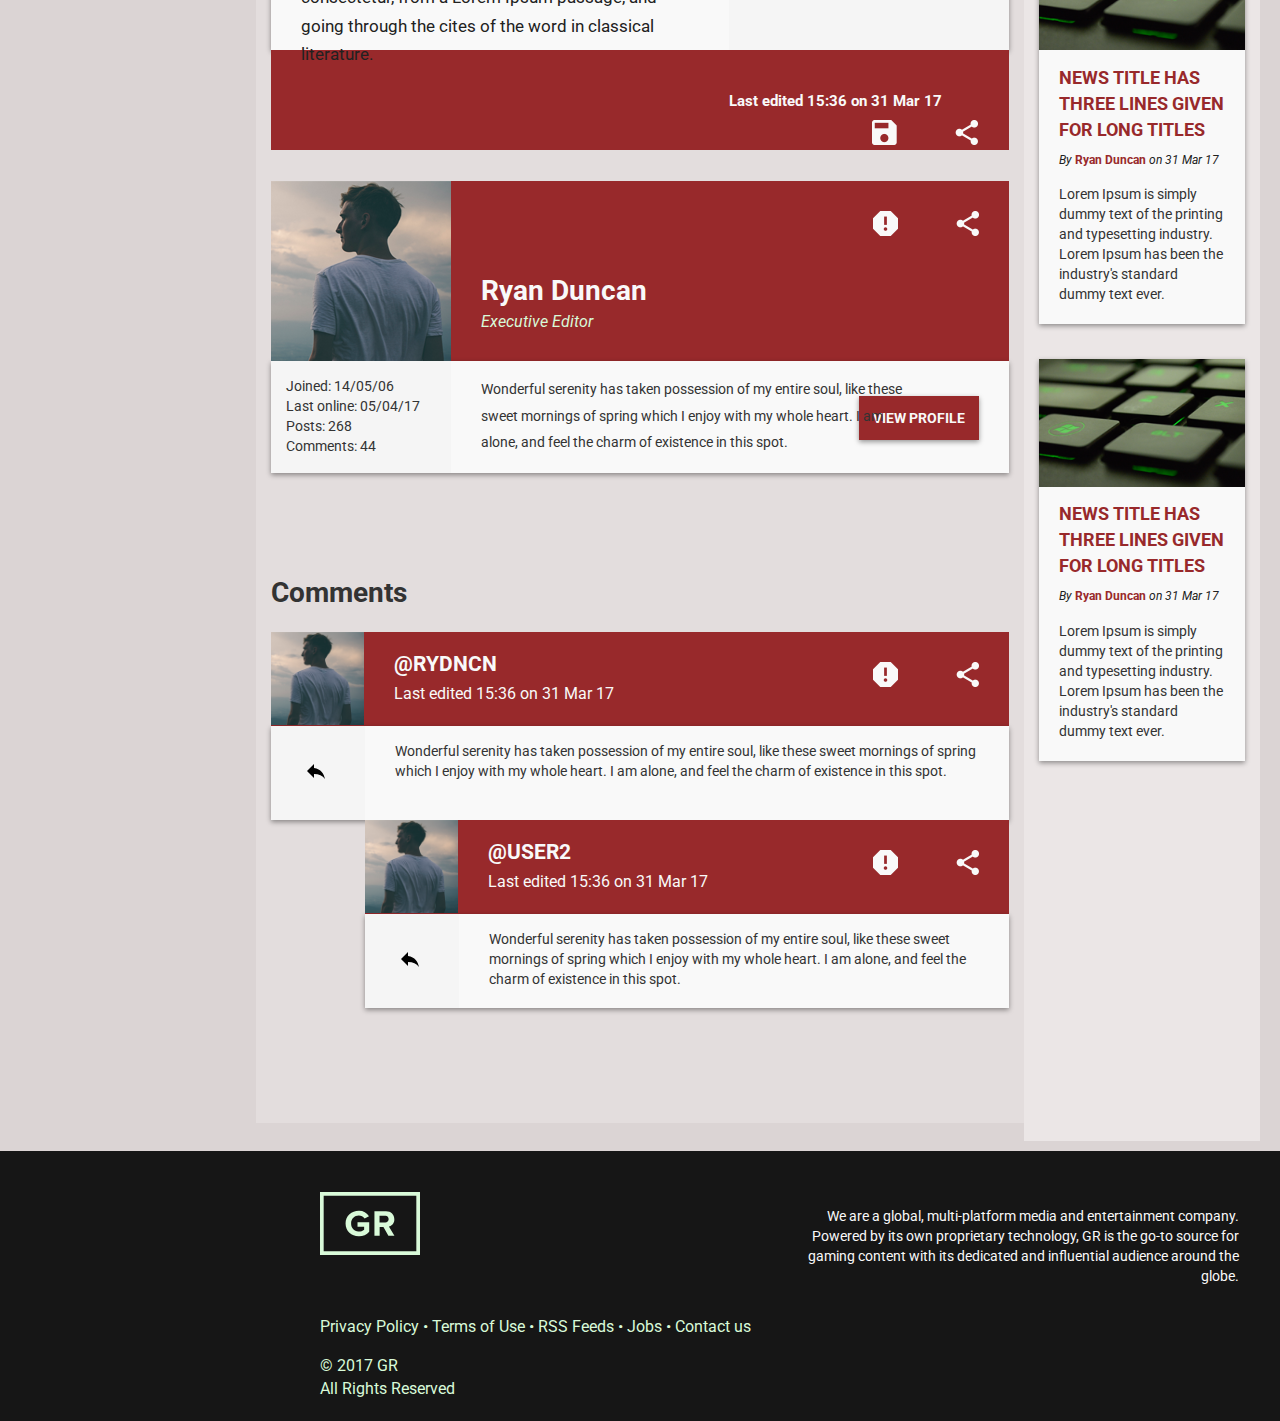
<file: review.html>
<!DOCTYPE html>
<html>
<head>
    <title>GR1</title>
    <!-- Meta -->
    <meta name="viewport" content="width=device-width, initial-scale=1.0">

    <!-- Stylesheets -->
    <link href="css/bootstrap.min.css" rel="stylesheet" media="screen">
    <link href="css/main.css" rel="stylesheet">
    <link href="https://fonts.googleapis.com/css?family=Roboto:300,400" rel="stylesheet">

</head>
<body>

		<nav>

			<a href="index.html"><img src="img/logo.svg"></a>

			<div class="user">
				<a href="profile.html">Hi, Ryan</a>
				<img src="img/user.svg">
				<img style="margin-left:0;" src="img/down.svg">
			</div>

			<button><img src="img/search.svg"></button>
			<input type="search" placeholder="Search">

		</nav>

		<div class="vertical-menu">


			  <h2>Reviews</h2>
			  <a href="reviews.html">All Reviews</a>
			  <a href="reviews.html">Latest Reviews</a>
			  <br>
			  <a href="reviews.html">PlayStation</a>
			  <a href="reviews.html">Xbox</a>
			  <a href="reviews.html">Nintendo</a>
			  <a href="reviews.html">PC</a>

			  <h2>Articles</h2>
			  <a href="#" class="active">News</a>
			  <a href="#">Reports</a>
			  <a href="#">Updates</a>

			  <h2>Videos</h2>
			  <a href="#" class="active">Reviews</a>
			  <a href="#">Tips and Tricks</a>
			  <a href="#">Good and Bad</a>

			  <h2>About</h2>
			  <a href="#" class="active">The Team</a>
			  <a href="#">The Company</a>

		</div>

<div class="breadcrumbs">
	<p>Reviews > All Reviews > PlayStation > <strong>Crash Bandicoot Remastered</strong></p>
</div>

<div class="section group">
	<div class="col rev_span_2_of_2">

		<div class="review-title">

			<img src="img/social.png">

			<h1>Crash Bandicoot Remastered</h1>
			<h3>By <strong style="font-style:normal; color:#d9fad9;">Ryan Duncan</strong> on 31 Mar 2017</h3>

		</div>

		<div class="review-desc">

		<div class="sidebar"></div>

		<p class="dropcap">Lorem Ipsum is simply dummy text of the printing and typesetting industry. Lorem Ipsum has been the industry's standard dummy text ever since the 1500s, when an unknown printer took a galley of type and scrambled it to make a type specimen book. It has survived not only five centuries, but also the leap into electronic typesetting, remaining essentially unchanged. It was popularised in the 1960s with the release of Letraset sheets containing Lorem Ipsum passages, and more recently with desktop publishing software like Aldus PageMaker including versions of Lorem Ipsum.</p>

		<p style="padding-bottom:30px;">Contrary to popular belief, Lorem Ipsum is not simply random text. It has roots in a piece of classical Latin literature from 45 BC, making it over 2000 years old. Richard McClintock, a Latin professor at Hampden-Sydney College in Virginia, looked up one of the more obscure Latin words, consectetur, from a Lorem Ipsum passage, and going through the cites of the word in classical literature.</p>

		<q>Random quote that is relevant to the article and takes up a couple of lines.</q>

		<p>Contrary to popular belief, Lorem Ipsum is not simply random text. It has roots in a piece of classical Latin literature from 45 BC, making it over 2000 years old. Richard McClintock, a Latin professor at Hampden-Sydney College in Virginia, looked up one of the more obscure Latin words, consectetur, from a Lorem Ipsum passage, and going through the cites of the word in classical literature.</p>

		</div>

		<div class="review-end">

			<p>Last edited 15:36 on 31 Mar 17</p>

			<img src="img/social.png">

		</div>

		<div class="reviewer-top">
		<img style="float:right; margin: 30px;" src="img/report.png">
			<div class="user-img"></div>
			<div class="user-info">
			<h1>Ryan Duncan</h1>
			<h3>Executive Editor</h3>
			</div>

		</div>
		<div class="reviewer-bottom">
			<div class="user-details">
				<p>Joined: 14/05/06<br>
					Last online: 05/04/17<br>
					Posts: 268<br>
					Comments: 44
				</p>
			</div>

			<div class="user-about">

			<p>Wonderful serenity has taken possession of my entire soul, like these sweet mornings of spring which I enjoy with my whole heart. I am alone, and feel the charm of existence in this spot.</p>

			<a href="profile.html"><button style="width: 120px; float:right; margin-top: -60px; margin-right: 15px;">VIEW PROFILE</button></a>

			</div>
		</div>

		<h1>Comments</h1>

		<div class="comments">

			<img style="width:93px; float: left; margin-right:30px;" src="img/user-img.png">

			<div style="float:left;">

			<h2>@RYDNCN</h2>
			<h3 style="margin-top:-15px; font-weight: normal;">Last edited 15:36 on 31 Mar 17</h3>

			</div>

			<img style="float:right; padding:30px;"src="img/report.png">

		</div>

		<div class="comments-lower">
			<div class="block">
				<img src="img/reply.svg">
			</div>

			<p>Wonderful serenity has taken possession of my entire soul, like these sweet mornings of spring which I enjoy with my whole heart. I am alone, and feel the charm of existence in this spot.</p>

		</div>

		<div class="reply">

				<div class="comments">

			<img style="width:93px; float: left; margin-right:30px;" src="img/user-img.png">

			<div style="float:left;">

			<h2>@USER2</h2>
			<h3 style="margin-top:-15px; font-weight: normal;">Last edited 15:36 on 31 Mar 17</h3>

			</div>

			<img style="float:right; padding:30px;"src="img/report.png">

		</div>

		<div class="comments-lower">
			<div class="block">
					<img src="img/reply.svg">
			</div>

			<p>Wonderful serenity has taken possession of my entire soul, like these sweet mornings of spring which I enjoy with my whole heart. I am alone, and feel the charm of existence in this spot.</p>

		</div>

		</div>

	</div>
	<div class="col rev_span_1_of_2">

		<h1>Game Details</h1>

		<div class="card">
			<div style="width:100%; height: 130px;" class="score">

			<h2 style="font-size: 30px; margin-top: 118px;">SCORE</h2>

			<div class="review-score2">10</div>

			</div>
						<h3 style="padding-left:15px;">CRASH BANDICOOT REMASTERED</h3>
						<p style="padding:15px;">Platform: Android, Linux, Mac, Win, iOS<br>
							Release: --/--/----<br>
							Publisher: Company Name<br>
							Developer: Company Name<br>
							Reviewed: --/--/----
						</p>
		</div>

		<h1>Latest News</h1>
	<div class="card">
		<img src="img/newsimg.png">
		<h2>NEWS TITLE HAS THREE LINES GIVEN FOR LONG TITLES</h2>
		<h5>By <a href="#">Ryan Duncan</a> on 31 Mar 17</h5>
		<p>Lorem Ipsum is simply dummy text of the printing and typesetting industry. Lorem Ipsum has been the industry's standard dummy text ever.</p>
	</div>
	<div class="card">
		<img src="img/newsimg.png">
		<h2>NEWS TITLE HAS THREE LINES GIVEN FOR LONG TITLES</h2>
		<h5>By <a href="#">Ryan Duncan</a> on 31 Mar 17</h5>
		<p>Lorem Ipsum is simply dummy text of the printing and typesetting industry. Lorem Ipsum has been the industry's standard dummy text ever.</p>
	</div>
	<div class="card">
		<img src="img/newsimg.png">
		<h2>NEWS TITLE HAS THREE LINES GIVEN FOR LONG TITLES</h2>
		<h5>By <a href="#">Ryan Duncan</a> on 31 Mar 17</h5>
		<p>Lorem Ipsum is simply dummy text of the printing and typesetting industry. Lorem Ipsum has been the industry's standard dummy text ever.</p>
	</div>
	<div style="margin-bottom: 365px;" class="card">
		<img src="img/newsimg.png">
		<h2>NEWS TITLE HAS THREE LINES GIVEN FOR LONG TITLES</h2>
		<h5>By <a href="#">Ryan Duncan</a> on 31 Mar 17</h5>
		<p>Lorem Ipsum is simply dummy text of the printing and typesetting industry. Lorem Ipsum has been the industry's standard dummy text ever.</p>
	</div>


	</div>
</div>

<footer>

<div class="row">

<div class="col-md-6">

	<img src="img/logo.svg">

</div>

<div class="col-md-6">

	<p style="text-align:right; font-size: 14px; color: #f9f9f9;">We are a global, multi-platform media and entertainment company. Powered by its own proprietary technology, GR is the go-to source for gaming content with its dedicated and influential audience around the globe.</p>

</div>

</div>

<div class="row">

<div class="col-md-12">

<p>Privacy Policy &bull; Terms of Use &bull; RSS Feeds &bull; Jobs &bull; Contact us</p>


<p>&copy; 2017 GR<br>
All Rights Reserved</p>

</div>

</div>

</footer>



	</body>
</html>
</file>
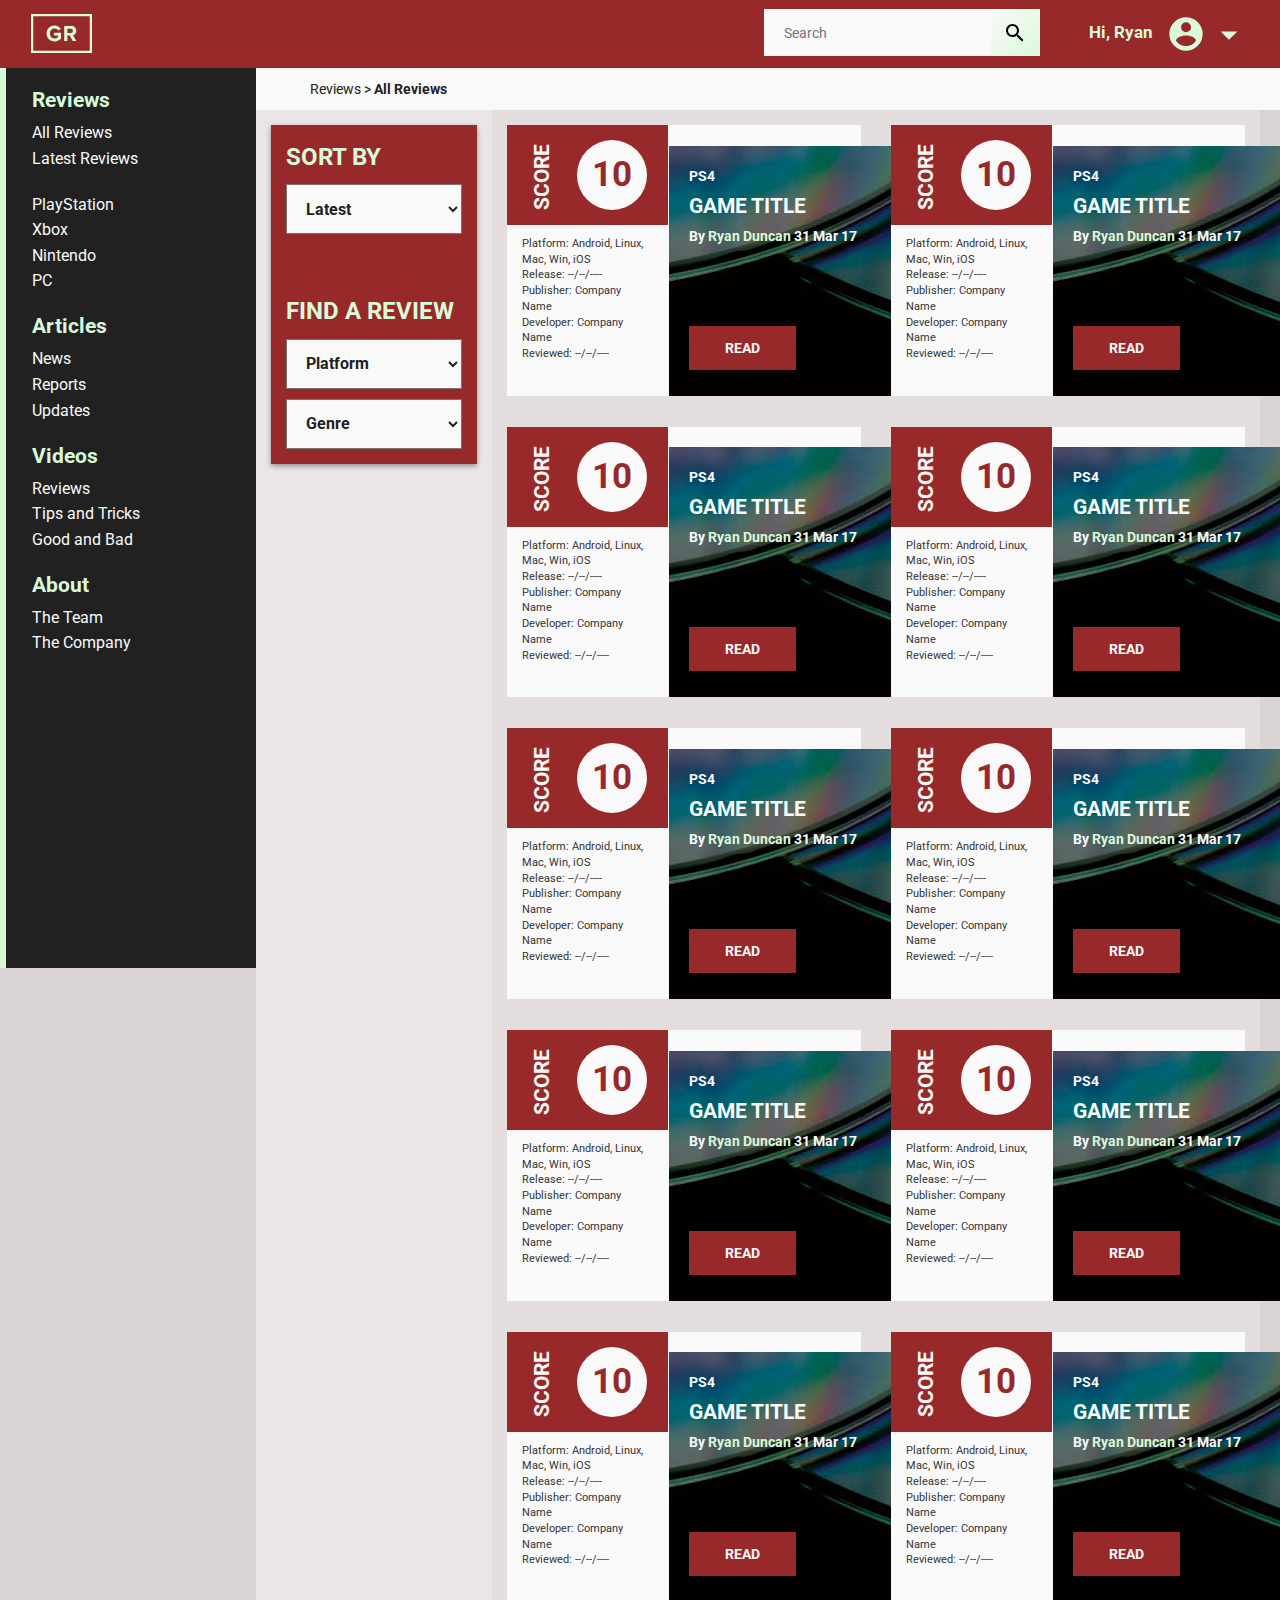
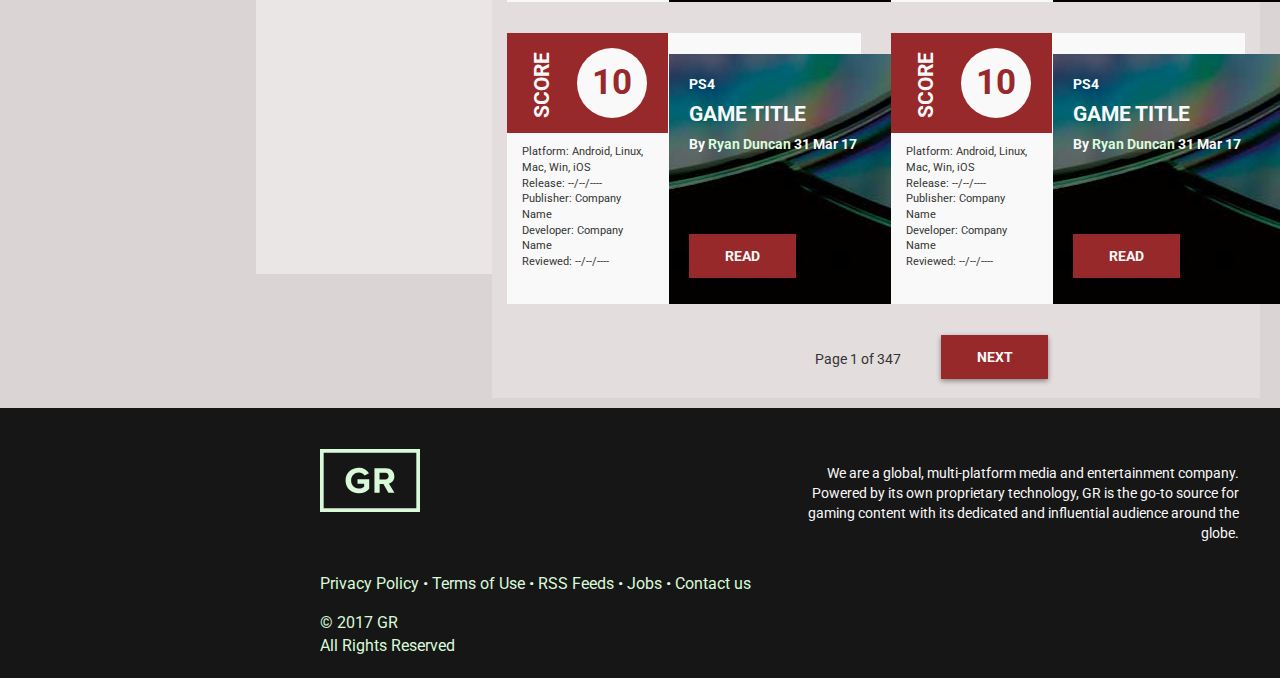
<file: reviews.html>
<!DOCTYPE html>
<html>
<head>
    <title>GR1</title>
    <!-- Meta -->
    <meta name="viewport" content="width=device-width, initial-scale=1.0">

    <!-- Stylesheets -->
    <link href="css/bootstrap.min.css" rel="stylesheet" media="screen">
    <link href="css/main.css" rel="stylesheet">
    <link href="https://fonts.googleapis.com/css?family=Roboto" rel="stylesheet">

</head>
<body>

		<nav>

			<a href="index.html"><img src="img/logo.svg"></a>

			<div class="user">
				<a href="profile.html">Hi, Ryan</a>
				<img src="img/user.svg">
				<img style="margin-left:0;" src="img/down.svg">
			</div>

			<button><img src="img/search.svg"></button>
			<input type="search" placeholder="Search">

		</nav>

		<div class="vertical-menu">


			  <h2>Reviews</h2>
			  <a href="reviews.html">All Reviews</a>
			  <a href="reviews.html">Latest Reviews</a>
			  <br>
			  <a href="reviews.html">PlayStation</a>
			  <a href="reviews.html">Xbox</a>
			  <a href="reviews.html">Nintendo</a>
			  <a href="reviews.html">PC</a>

			  <h2>Articles</h2>
			  <a href="#" class="active">News</a>
			  <a href="#">Reports</a>
			  <a href="#">Updates</a>

			  <h2>Videos</h2>
			  <a href="#" class="active">Reviews</a>
			  <a href="#">Tips and Tricks</a>
			  <a href="#">Good and Bad</a>

			  <h2>About</h2>
			  <a href="#" class="active">The Team</a>
			  <a href="#">The Company</a>

		</div>

<div class="breadcrumbs">
<p>Reviews > <strong>All Reviews</strong></p>
</div>

<div class="section group">
	<div class="col rev_span_1_of_2">
		<div class="sort">
			<h2>SORT BY</h2>

			<select>
			  <option value="latest">Latest</option>
			  <option value="az">A-Z</option>
			  <option value="za">Z-A</option>
			  <option value="oldest">Oldest First</option>
			</select>

			<h2>FIND A REVIEW</h2>

			<select>
			  <option value="platform">Platform</option>
			  <option value="playstation">PlayStation</option>
			  <option value="xbox">Xbox</option>
			  <option value="nintendo">Nintendo</option>
			  <option value="pc">PC</option>
			</select>

			<select>
			  <option value="genre">Genre</option>
			  <option value="action">Action</option>
			  <option value="fps">FPS</option>
			  <option value="adventure">Adventure</option>
			</select>

		</div>
	</div>
	<div class="col rev_span_2_of_2">
		<div class="row">

			<div class="col-md-6">

				<div class="review-card">

					<div class="score">

						<h2>SCORE</h2>

						<div class="review-score">10</div>

					</div>

					<div class="details">
						<p>Platform: Android, Linux, Mac, Win, iOS<br>
							Release: --/--/----<br>
							Publisher: Company Name<br>
							Developer: Company Name<br>
							Reviewed: --/--/----
						</p>
					</div>

					<div class="review-details">

						<h4>PS4</h4>

						<h2>GAME TITLE</h2>

						<h4>By <span style="color: #d9fad9;">Ryan Duncan</span> 31 Mar 17</h4>

						<a href="review.html"><button style="margin-top: 75px">READ</button></a>

					</div>


				</div>

			</div>

			<div class="col-md-6">

				<div class="review-card">

					<div class="score">

						<h2>SCORE</h2>

						<div class="review-score">10</div>

					</div>

					<div class="details">
						<p>Platform: Android, Linux, Mac, Win, iOS<br>
							Release: --/--/----<br>
							Publisher: Company Name<br>
							Developer: Company Name<br>
							Reviewed: --/--/----
						</p>
					</div>

					<div class="review-details">

						<h4>PS4</h4>

						<h2>GAME TITLE</h2>

						<h4>By <span style="color: #d9fad9;">Ryan Duncan</span> 31 Mar 17</h4>

						<a href="review.html"><button style="margin-top: 75px">READ</button></a>

					</div>


				</div>

			</div>

		</div>

		<div class="row">

			<div class="col-md-6">

				<div class="review-card">

					<div class="score">

						<h2>SCORE</h2>

						<div class="review-score">10</div>

					</div>

					<div class="details">
						<p>Platform: Android, Linux, Mac, Win, iOS<br>
							Release: --/--/----<br>
							Publisher: Company Name<br>
							Developer: Company Name<br>
							Reviewed: --/--/----
						</p>
					</div>

					<div class="review-details">

						<h4>PS4</h4>

						<h2>GAME TITLE</h2>

						<h4>By <span style="color: #d9fad9;">Ryan Duncan</span> 31 Mar 17</h4>

						<a href="review.html"><button style="margin-top: 75px">READ</button></a>

					</div>


				</div>

			</div>

			<div class="col-md-6">

				<div class="review-card">

					<div class="score">

						<h2>SCORE</h2>

						<div class="review-score">10</div>

					</div>

					<div class="details">
						<p>Platform: Android, Linux, Mac, Win, iOS<br>
							Release: --/--/----<br>
							Publisher: Company Name<br>
							Developer: Company Name<br>
							Reviewed: --/--/----
						</p>
					</div>

					<div class="review-details">

						<h4>PS4</h4>

						<h2>GAME TITLE</h2>

						<h4>By <span style="color: #d9fad9;">Ryan Duncan</span> 31 Mar 17</h4>

						<a href="review.html"><button style="margin-top: 75px">READ</button></a>

					</div>


				</div>

			</div>

		</div>

		<div class="row">

			<div class="col-md-6">

				<div class="review-card">

					<div class="score">

						<h2>SCORE</h2>

						<div class="review-score">10</div>

					</div>

					<div class="details">
						<p>Platform: Android, Linux, Mac, Win, iOS<br>
							Release: --/--/----<br>
							Publisher: Company Name<br>
							Developer: Company Name<br>
							Reviewed: --/--/----
						</p>
					</div>

					<div class="review-details">

						<h4>PS4</h4>

						<h2>GAME TITLE</h2>

						<h4>By <span style="color: #d9fad9;">Ryan Duncan</span> 31 Mar 17</h4>

						<a href="review.html"><button style="margin-top: 75px">READ</button></a>

					</div>


				</div>

			</div>

			<div class="col-md-6">

				<div class="review-card">

					<div class="score">

						<h2>SCORE</h2>

						<div class="review-score">10</div>

					</div>

					<div class="details">
						<p>Platform: Android, Linux, Mac, Win, iOS<br>
							Release: --/--/----<br>
							Publisher: Company Name<br>
							Developer: Company Name<br>
							Reviewed: --/--/----
						</p>
					</div>

					<div class="review-details">

						<h4>PS4</h4>

						<h2>GAME TITLE</h2>

						<h4>By <span style="color: #d9fad9;">Ryan Duncan</span> 31 Mar 17</h4>

						<a href="review.html"><button style="margin-top: 75px">READ</button></a>

					</div>


				</div>

			</div>

		</div>

		<div class="row">

			<div class="col-md-6">

				<div class="review-card">

					<div class="score">

						<h2>SCORE</h2>

						<div class="review-score">10</div>

					</div>

					<div class="details">
						<p>Platform: Android, Linux, Mac, Win, iOS<br>
							Release: --/--/----<br>
							Publisher: Company Name<br>
							Developer: Company Name<br>
							Reviewed: --/--/----
						</p>
					</div>

					<div class="review-details">

						<h4>PS4</h4>

						<h2>GAME TITLE</h2>

						<h4>By <span style="color: #d9fad9;">Ryan Duncan</span> 31 Mar 17</h4>

						<a href="review.html"><button style="margin-top: 75px">READ</button></a>

					</div>


				</div>

			</div>

			<div class="col-md-6">

				<div class="review-card">

					<div class="score">

						<h2>SCORE</h2>

						<div class="review-score">10</div>

					</div>

					<div class="details">
						<p>Platform: Android, Linux, Mac, Win, iOS<br>
							Release: --/--/----<br>
							Publisher: Company Name<br>
							Developer: Company Name<br>
							Reviewed: --/--/----
						</p>
					</div>

					<div class="review-details">

						<h4>PS4</h4>

						<h2>GAME TITLE</h2>

						<h4>By <span style="color: #d9fad9;">Ryan Duncan</span> 31 Mar 17</h4>

						<a href="review.html"><button style="margin-top: 75px">READ</button></a>

					</div>


				</div>

			</div>

		</div>

		<div class="row">

			<div class="col-md-6">

				<div class="review-card">

					<div class="score">

						<h2>SCORE</h2>

						<div class="review-score">10</div>

					</div>

					<div class="details">
						<p>Platform: Android, Linux, Mac, Win, iOS<br>
							Release: --/--/----<br>
							Publisher: Company Name<br>
							Developer: Company Name<br>
							Reviewed: --/--/----
						</p>
					</div>

					<div class="review-details">

						<h4>PS4</h4>

						<h2>GAME TITLE</h2>

						<h4>By <span style="color: #d9fad9;">Ryan Duncan</span> 31 Mar 17</h4>

						<a href="review.html"><button style="margin-top: 75px">READ</button></a>

					</div>


				</div>

			</div>

			<div class="col-md-6">

				<div class="review-card">

					<div class="score">

						<h2>SCORE</h2>

						<div class="review-score">10</div>

					</div>

					<div class="details">
						<p>Platform: Android, Linux, Mac, Win, iOS<br>
							Release: --/--/----<br>
							Publisher: Company Name<br>
							Developer: Company Name<br>
							Reviewed: --/--/----
						</p>
					</div>

					<div class="review-details">

						<h4>PS4</h4>

						<h2>GAME TITLE</h2>

						<h4>By <span style="color: #d9fad9;">Ryan Duncan</span> 31 Mar 17</h4>

						<a href="review.html"><button style="margin-top: 75px">READ</button></a>

					</div>


				</div>

			</div>

		</div>

		<div class="row">

			<div class="col-md-6">

				<div class="review-card">

					<div class="score">

						<h2>SCORE</h2>

						<div class="review-score">10</div>

					</div>

					<div class="details">
						<p>Platform: Android, Linux, Mac, Win, iOS<br>
							Release: --/--/----<br>
							Publisher: Company Name<br>
							Developer: Company Name<br>
							Reviewed: --/--/----
						</p>
					</div>

					<div class="review-details">

						<h4>PS4</h4>

						<h2>GAME TITLE</h2>

						<h4>By <span style="color: #d9fad9;">Ryan Duncan</span> 31 Mar 17</h4>

						<a href="review.html"><button style="margin-top: 75px">READ</button></a>

					</div>


				</div>

			</div>

			<div class="col-md-6">

				<div class="review-card">

					<div class="score">

						<h2>SCORE</h2>

						<div class="review-score">10</div>

					</div>

					<div class="details">
						<p>Platform: Android, Linux, Mac, Win, iOS<br>
							Release: --/--/----<br>
							Publisher: Company Name<br>
							Developer: Company Name<br>
							Reviewed: --/--/----
						</p>
					</div>

					<div class="review-details">

						<h4>PS4</h4>

						<h2>GAME TITLE</h2>

						<h4>By <span style="color: #d9fad9;">Ryan Duncan</span> 31 Mar 17</h4>

						<a href="review.html"><button style="margin-top: 75px">READ</button></a>

					</div>


				</div>

			</div>

		</div>

		<div class="row">

			<div class="col-md-3">


			</div>


			<div class="col-md-6">

			<div class="pages">

			<div class="col-md-6">


			<p>Page 1 of 347</p>


			</div>

			<div class="col-md-6">

			<button>NEXT</button>


			</div>


			</div>


			</div>


			<div class="col-md-3">



			</div>

		</div>

	</div>
</div>

<footer>

<div class="row">

<div class="col-md-6">

	<img src="img/logo.svg">

</div>

<div class="col-md-6">

	<p style="text-align:right; font-size: 14px; color: #f9f9f9;">We are a global, multi-platform media and entertainment company. Powered by its own proprietary technology, GR is the go-to source for gaming content with its dedicated and influential audience around the globe.</p>

</div>

</div>

<div class="row">

<div class="col-md-12">

<p>Privacy Policy &bull; Terms of Use &bull; RSS Feeds &bull; Jobs &bull; Contact us</p>


<p>&copy; 2017 GR<br>
All Rights Reserved</p>

</div>

</div>

</footer>



	</body>
</html>
</file>
<file: css/main.css>
body, html {
	font-family: 'Roboto', Arial, sans-serif;
	height:100%;
	width: 100%;
	background-color: #dbd4d4;
}

nav {
	width: 100%;
	height:68px;
	background-color: #98292b;
	position: fixed;
	padding: 0px 31px 0px 31px;
	z-index: 10;
}

nav img {
	width: 61px;
	margin-top: 14px;
}

nav ul {
	float: right;
	margin-top: 21px;
}

nav button {
	box-shadow: none;
}

nav ul li {
	display: inline;
	margin-left: 40px;
}

nav ul li a {
	color:#d9fad9;
	font-weight: 700;
	font-size: 1.2em;
}

nav ul li a:hover {
	color: #f9f9f9;
	transition: color 0.2s ease;
}

nav input {
	margin: 9px -10px;
	float: right;
	height: 45px;
	width: 205px;
	border: none;
	padding-left: 20px;
	background-color: #f9f9f9;
}

nav button {
	float: right;
	height: 47px;
	width: 50px;
	margin: 9px;
	border: none;
	/*gradient for button*/
	background: rgba(249,249,249,1);
	background: -moz-linear-gradient(-45deg, rgba(249,249,249,1) 0%, rgba(217,250,217,1) 100%);
	background: -webkit-gradient(left top, right bottom, color-stop(0%, rgba(249,249,249,1)), color-stop(100%, rgba(217,250,217,1)));
	background: -webkit-linear-gradient(-45deg, rgba(249,249,249,1) 0%, rgba(217,250,217,1) 100%);
	background: -o-linear-gradient(-45deg, rgba(249,249,249,1) 0%, rgba(217,250,217,1) 100%);
	background: -ms-linear-gradient(-45deg, rgba(249,249,249,1) 0%, rgba(217,250,217,1) 100%);
	background: linear-gradient(135deg, rgba(249,249,249,1) 0%, rgba(217,250,217,1) 100%);
}

nav button:hover {
	background: rgba(217,250,217,1);
	background: -moz-linear-gradient(-45deg, rgba(217,250,217,1) 0%, rgba(249,249,249,1) 100%);
	background: -webkit-gradient(left top, right bottom, color-stop(0%, rgba(217,250,217,1)), color-stop(100%, rgba(249,249,249,1)));
	background: -webkit-linear-gradient(-45deg, rgba(217,250,217,1) 0%, rgba(249,249,249,1) 100%);
	background: -o-linear-gradient(-45deg, rgba(217,250,217,1) 0%, rgba(249,249,249,1) 100%);
	background: -ms-linear-gradient(-45deg, rgba(217,250,217,1) 0%, rgba(249,249,249,1) 100%);
	background: linear-gradient(135deg, rgba(217,250,217,1) 0%, rgba(249,249,249,1) 100%);
}

nav button img {
	width: 24px;
	margin-top: 0px;
}

#overlay {
    position: fixed; /* Sit on top of the page content */
    display: none; /* Hidden by default */
    width: 100%; /* Full width (cover the whole page) */
    height: 100%; /* Full height (cover the whole page) */
    top: 0; 
    left: 0;
    right: 0;
    bottom: 0;
    background-color: rgba(0,0,0,0.5); /* Black background with opacity */
    z-index: 15; /* Specify a stack order in case you're using a different order for other elements */
    cursor: normal; /* Add a pointer on hover */
}

.video-overlay {
	height: 800px;
	width: 1294.4px;
	background-color: #f9f9f9;
	position: absolute;
	top: 50%;
	left: 50%;
	margin-top: -400px;
	margin-left: -647.2px;
-webkit-box-shadow: 0px 2px 5px 0px rgba(0,0,0,0.4);
-moz-box-shadow: 0px 2px 5px 0px rgba(0,0,0,0.4);
box-shadow: 0px 2px 5px 0px rgba(0,0,0,0.4);
float: left;
}

.thumb-overlay:hover {
	cursor: pointer;
}

.video-player {
	height: 500px;
	width: 809px;
	float:left;
}

.video-player video {
	margin-top: -37px;
}

.vid-sidebar {
	height: 100%;
	width: 485.4px;
	background-color: #f9f9f9;
	float: right;
}

.vid-sidebar button {
	float: right;
	margin: 20px;
}

.vid-title {
	width: 100%;
	height: 150px;
	background-color: #98292b;
	margin-top: 85px;
	color: #f9f9f9;
	padding-top: 70px;
	padding-left: 20px;
}

.vid-title h3, .vid-title h1 {
	margin:0;
}

.vid-title h3 {
	font-weight: 300;
}

.vid-title img {
	float:right;
	margin-top: -50px;
	margin-right: 20px;
}

.vid-desc {
	padding: 20px;
-webkit-box-shadow: 0px 2px 5px 0px rgba(0,0,0,0.4);
-moz-box-shadow: 0px 2px 5px 0px rgba(0,0,0,0.4);
box-shadow: 0px 2px 5px 0px rgba(0,0,0,0.4);
}

.vid-comments-list {
	max-height: 437px;
	max-width: 100%;
	overflow: scroll;
	overflow-x: hidden;
}

.vid-comment {
	background-color: #98292b;
	height:100px;
	color: #f9f9f9;
}

.vid-comment img {
	width: 99px;
	float: left;
	margin-right: 20px;
}

.vid-comment h3 {
	margin: 0;
	padding-top: 30px;
}

.vid-comment h4 {
	margin:0;
	font-weight: 300;
}

.reply-butt {
	height: 100%;
	width: 100px;
	background-color: #f5f5f5;
	padding-top:32px;
	padding-left: 40px;
	float: left;
	margin-right: 15px;
}

.more-vids {
	width: 809px;
	height: 300px;
	clear: left;
	padding:15px;
	overflow:scroll;
	overflow-x:hidden;
}

.more-vids img {
	width: 100%;
}

.comment-details {
	height: 100px;
}

.comment-details p {
	padding-right: 10px;
}

.vertical-menu {
	width: 20%;
	height: 100%;
	background-color: #212121;
	border-left: 6px solid #d9fad9;
	position: fixed;
	margin-top: 68px;
	padding-left: 26px;
	overflow: hidden;
}

.vertical-menu h2 {
	color: #d9fad9;
	margin-bottom: 5px;
}

.vertical-menu a {
	display: block;
	color: #f9f9f9;
	font-size: 16px;
	line-height: 1.6em;
	width: 7em;
}

.vertical-menu a:hover {
	color: #cecece;
	transition: color 0.2s ease;
}

.card {
	background-color: #f9f9f9;
	width: 100%;
-webkit-box-shadow: 0px 2px 5px 0px rgba(0,0,0,0.4);
-moz-box-shadow: 0px 2px 5px 0px rgba(0,0,0,0.4);
box-shadow: 0px 2px 5px 0px rgba(0,0,0,0.4);
margin-bottom: 35px;
}

.span_1_of_3 .card {
	min-height: 200px;
}

.span_1_of_3 {
	width: 100%;
}

.card img {
	width: 100%;
}

.span_2_of_3 .card {
	background-image: url("../img/reviewimg.png");
	height: 215px;
	padding: 26px;
}

.span_2_of_3 .card h6 {
	color: #98292b;
	margin: 0px 0px 0px 0px;
	font-size: 14px;
	font-weight: 700;
}

.span_2_of_3 .card h5 {
	padding-left: 0px;
	margin-bottom:15px;
}

button {
	width: 107px;
	height: 44px;
	background-color: #98292b;
	border: none;
	color: #f9f9f9;
-webkit-box-shadow: 0px 2px 5px 0px rgba(0,0,0,0.4);
-moz-box-shadow: 0px 2px 5px 0px rgba(0,0,0,0.4);
box-shadow: 0px 2px 5px 0px rgba(0,0,0,0.4);
font-weight: 700;
padding-left: 10px;
padding-right: 10px;
}

button:hover {
	background-color: #7d2022;
	transition: background-color 0.5s ease;
}

.span_2_of_3 .card h2 {
	color: #212121;
	padding-left: 0px;
	font-size: 20px;
	padding-right: 0px;
	margin:0;
	margin-top:5px;
	margin-bottom: 12px;
}

.span_3_of_3 .card {
	padding: 20px;
}

.mini-footer {
	color: #d9fad9;
	padding-right: 30px;
	padding-top: 30px;
}

footer {
	background-color: #161616;
	height: 270px;
	color: #d9fad9;
	padding: 41px;
	font-size: 16px;
	width: 100%;
	padding-left: 320px;

}

footer img {
	width: 100px;
	margin: 0px 0px 10px 0px;
}

.card h2 {
	font-size: 18px;
	font-weight: 700;
	color: #98292b;
	padding: 0px 20px 0px 20px;
}

.card h5 {
	font-size: 12px;
	color: #212121;
	margin-top: -5px;
	padding: 0px 20px 0px 20px;
	font-weight: 400;
	font-style: italic;
}

.card h5 a {
	font-weight: 700;
	font-style: normal;
	color: #98292b;
}

.card p {
	padding: 0px 20px 20px 20px;
	margin-top: -5px;
	font-size: 14px;

}

.card h3 {
	color: #98292b;
}

.thumbs img {
	width: 100%;
}

.thumbs p {
	padding: 0 0 15px 0;
}

.top-games .card {
	padding: 0;
	margin-bottom:-17px;
}

.top-games .card .placeholder {
	float: left;
	margin-right: 20px;
	height: 165px;
	width: 160px;
	background-color: #d9fad9;
}

.top-games .card h3 {
	padding-top: 15px;
	margin-bottom: 13px;
}

.placeholder h2 {
	text-align: center;
	padding-top: 40px;
}

.user {
	float:right;
	margin-top: 14px;
}

.user img {
	width: 40px;
	margin-top: 0;
	margin-left: 10px;
}

.user a {
	color: #d9fad9;
	font-weight: 700;
	font-size: 1.2em;
	margin-left: 40px;
}

.sort {
	width: 100%;
	background-color: #98292b;
	min-height:100px;
	padding: 15px;
	font-weight: 700;
	font-size: 16px;
	color: #d9fad9;
	-webkit-box-shadow: 0px 2px 5px 0px rgba(0,0,0,0.4);
-moz-box-shadow: 0px 2px 5px 0px rgba(0,0,0,0.4);
box-shadow: 0px 2px 5px 0px rgba(0,0,0,0.4);
}

.sort h2 {
	margin:0;
}

.sort select {
	width: 100%;
	background-color: #f9f9f9;
	color: #212121;
	height: 50px;
	padding-left: 15px;
	margin-top: 10px;
}

.sort select:first-of-type {
	margin-bottom: 60px;
}

.review-card {
	width: 100%;
	background-color: #f9f9f9;
	min-height: 250px;
	margin-bottom: 31px;
}

.score {
	background-color: #98292b;
	height:100px;
	width: 161.8px;
	padding-top: 15px;
}

.score h2 {
	margin:0;
	transform: rotate(-90deg);
	margin-top: 70px;
	margin-left: 20px;
	transform-origin: left top 0;
	position: absolute;
	color: #f9f9f9;
	float: left;
}

.review-score {
	border-radius: 50%;
	width: 70px;
	height: 70px; 
	background-color: #f9f9f9;
	margin-left: 70px;
	text-align: center;
	padding-top: 10px;
	font-size: 35px;
	font-weight: 700;
	color: #98292b;
}

.review-score2 {
	border-radius: 50%;
	width: 100px;
	height: 100px; 
	background-color: #f9f9f9;
	margin-left: 110px;
	text-align: center;
	padding-top: 25px;
	font-size: 35px;
	font-weight: 700;
	color: #98292b;
}

.details {
	padding: 0px 15px 5px 15px;
	width: 161.8px;
	font-size: 11px;
}

.review-details {
	background: url("../img/placeholder.jpg") no-repeat center;
	height: 250px;
	width: 250px;
	margin-top: -232px;
	margin-left: 162px;
	padding:20px;
	color: #f9f9f9;
}

.review-details h4, .review-details h2 {
	margin-top: 0;
	margin-bottom: 5px;
}

.pages {
	float:right;
}

.breadcrumbs {
	width: 100%;
	background-color: #f9f9f9;
	height: 110px;
	color: #212121;
	padding-top: 65px;
	padding-left: 310px;
}

.review-title {
	width: 100%;
	height: 325px;
	background: url("../img/placeholder-lrg.jpg");
	padding: 30px;
}

.review-title h1 {
	margin-top: 190px;
	color: #f9f9f9;
}

.review-title h3 {
	color: #f9f9f9;
	margin-top: -15px;
	font-style: italic;
}

.review-title img {
	float: right;
}

.review-desc {
	height: 1200px;
	width: 100%;
	background-color: #f9f9f9;
-webkit-box-shadow: 0px 2px 5px 0px rgba(0,0,0,0.4);
-moz-box-shadow: 0px 2px 5px 0px rgba(0,0,0,0.4);
box-shadow: 0px 2px 5px 0px rgba(0,0,0,0.4);
}

.review-end {
	background-color: #98292b;
	height: 100px;
	width: 100%;
	padding: 30px;
}

.review-end p {
	margin: 0;
	padding-top: 10px;
	font-weight: bold;
	color: #f9f9f9;
	font-size: 1.1em;
	float: left;
}

.review-end img {
	float: right;
	padding-top:7px;
}

.sidebar {
	height: 100%;
	background-color: #f5f5f5;
	width: 38%;
	float: right;
}

.review-desc p {
	margin-top: 0;
	width: 62%;
	padding: 30px 30px 0px 30px;
	font-size: 1.2em;
	line-height: 1.7em;
	float: left;
	color: #212121;
}

.dropcap:first-letter {
    float: left;
    font-size: 55px;
    line-height: 1;
    font-weight: bold;
    margin-right: 9px;
    color: #98292b;
}

.review-desc q {
	padding: 30px;
	font-size: 2.5em;
	display: block;
	font-weight: 300;
	font-style: italic;
	width: 62%;
	color: #98292b;
}

.quote {
	padding-top: 20px;
}

.reviewer-top {
	width: 100%;
	height: 180px;
	background-color: #98292b;
	margin-top: 31px;
}

.reviewer-bottom {
	height: 112px;
	background-color: #f9f9f9;
	margin-bottom: 100px;
	-webkit-box-shadow: 0px 2px 5px 0px rgba(0,0,0,0.4);
-moz-box-shadow: 0px 2px 5px 0px rgba(0,0,0,0.4);
box-shadow: 0px 2px 5px 0px rgba(0,0,0,0.4);
}

.user-about p {
	margin: 0;
	line-height: 1.9em;
	width: 620px;
}

.user-about {
	padding: 15px;
}

.user-img {
	width: 180px;
	height: 180px;
	background: url("../img/user-img.png");
	float: left;
	margin-right: 30px;
}

.user-info h1 {
	color: #f9f9f9;
	padding-top: 90px;
}

.user-info h3 {
	color: #d9fad9;
	font-weight: normal;
	font-style: italic;
	margin-top: -20px;
}

.user-details {
	background-color: #f5f5f5;
	width: 180px;
	height: 112px;
	padding: 15px;
	float: left;
	margin-right: 30px;
}

.user-details p {
	margin:0;
}

.comments {
	height: 94px;
	background-color: #98292b;
	color: #f9f9f9;
}

.comments-lower {
	background-color: #f9f9f9;
	height: 94px;
	-webkit-box-shadow: 0px 2px 5px 0px rgba(0,0,0,0.4);
-moz-box-shadow: 0px 2px 5px 0px rgba(0,0,0,0.4);
box-shadow: 0px 2px 5px 0px rgba(0,0,0,0.4);
}

.comments-lower p {
	margin:0;
	padding: 15px;
}

.block {
	background-color: #f5f5f5;
	height: 94px;
	width: 94px;
	float: left;
	margin-right: 30px;
}

.block img {
	padding: 33px;
}

.reply {
	margin-left: 94px;
	margin-bottom: 100px;
}


.lists {
	background-color: #f5f5f5;
	height: 90px;
	width: 100%;
}

.list-top {
	padding: 12px 30px;
}

.list-top-details h2 {
	color: #98292b;
	width: 350px;
	float: left;
	margin-bottom: 5px;
}

.list-top-details p {
	float: left;
	margin-top: 0;
}

.list-item-bottom {
	height: 50px;
	width: 100%;
	background-color: #f5f5f5;
	padding:16px;
}

.list-item-bottom span {
	font-weight: bold;
	padding-left: 10px;
	font-size: 1.1em;
}

.list-item-bottom p {
	float: right;
	margin-top: 0px;
}

.list-item {
	height: 200px;
	background-color: #f9f9f9;
	width: 100%;
	border-top: 1px solid #f5f5f5;
	border-bottom: 1px solid #f5f5f5;
}

.list-item img {
	width: 322.6px;
	height: 199px;
	float: left;
}

.list-header {
	padding: 15px;
}

.your-list .card h3 {
	margin:0;
	color: #212121;
}

.list-inner {
	background-color: #f5f5f5;
	min-height: 100px;
	width: 100%;
	margin-top: 45px;
}

.list-inner p {
	padding-top: 20px;
}

.more-lists {
	height: 210px;
	padding:15px;
}

.lone-list {
	clear: left;
	margin-bottom: 20px;
	height: 45px;
}

/*  SECTIONS  */
.section {
	clear: both;
	padding: 0px;
	margin-left:20%;
	margin-right: auto;
}

/*  COLUMN SETUP  */
.col {
	display: block;
	float:left;
	margin: 68px 0 1% 0;
	height: 100%;
}
.col:first-child { margin-left: 0; }

/*  GROUPING  */
.group:before,
.group:after { content:""; display:table; }
.group:after { clear:both;}
.group { zoom:1; /* For IE 6/7 */ }
/*  GRID OF THREE  */
.span_3_of_3 { 
	width: 43%;
	min-height: 100%;
	background-color: #dbd4d4;
	padding: 15px;
 }
.span_2_of_3 { 
	width: 33%;
	min-height: 100%;
	background-color: #e3dddd;
	padding: 15px;
 }
.span_1_of_3 { 
	width: 23%;
	height: 100%;
	background-color: #ebe6e6;
	padding: 15px;
	padding-bottom: 119px;
 }

/*  GO FULL WIDTH BELOW 480 PIXELS */
@media only screen and (max-width: 480px) {
	.col {  margin: 1% 0 1% 0%; }
	.span_3_of_3, .span_2_of_3, .span_1_of_3 { width: 100%; }
}

/*  GRID OF TWO  */
.rev_span_2_of_2 {
	width: 75%;
	background-color: #e3dddd;
	padding: 15px;
	margin-top: 0;
}
.rev_span_1_of_2 {
	width: 23%;
	background-color: #ebe6e6;
	padding: 15px;
	min-height: 1764px;
	margin-top: 0;
}

@media only screen and (max-width: 480px) {
	.rev_span_2_of_2, .rev_span_1_of_2 { width: 100%; }
}
</file>
